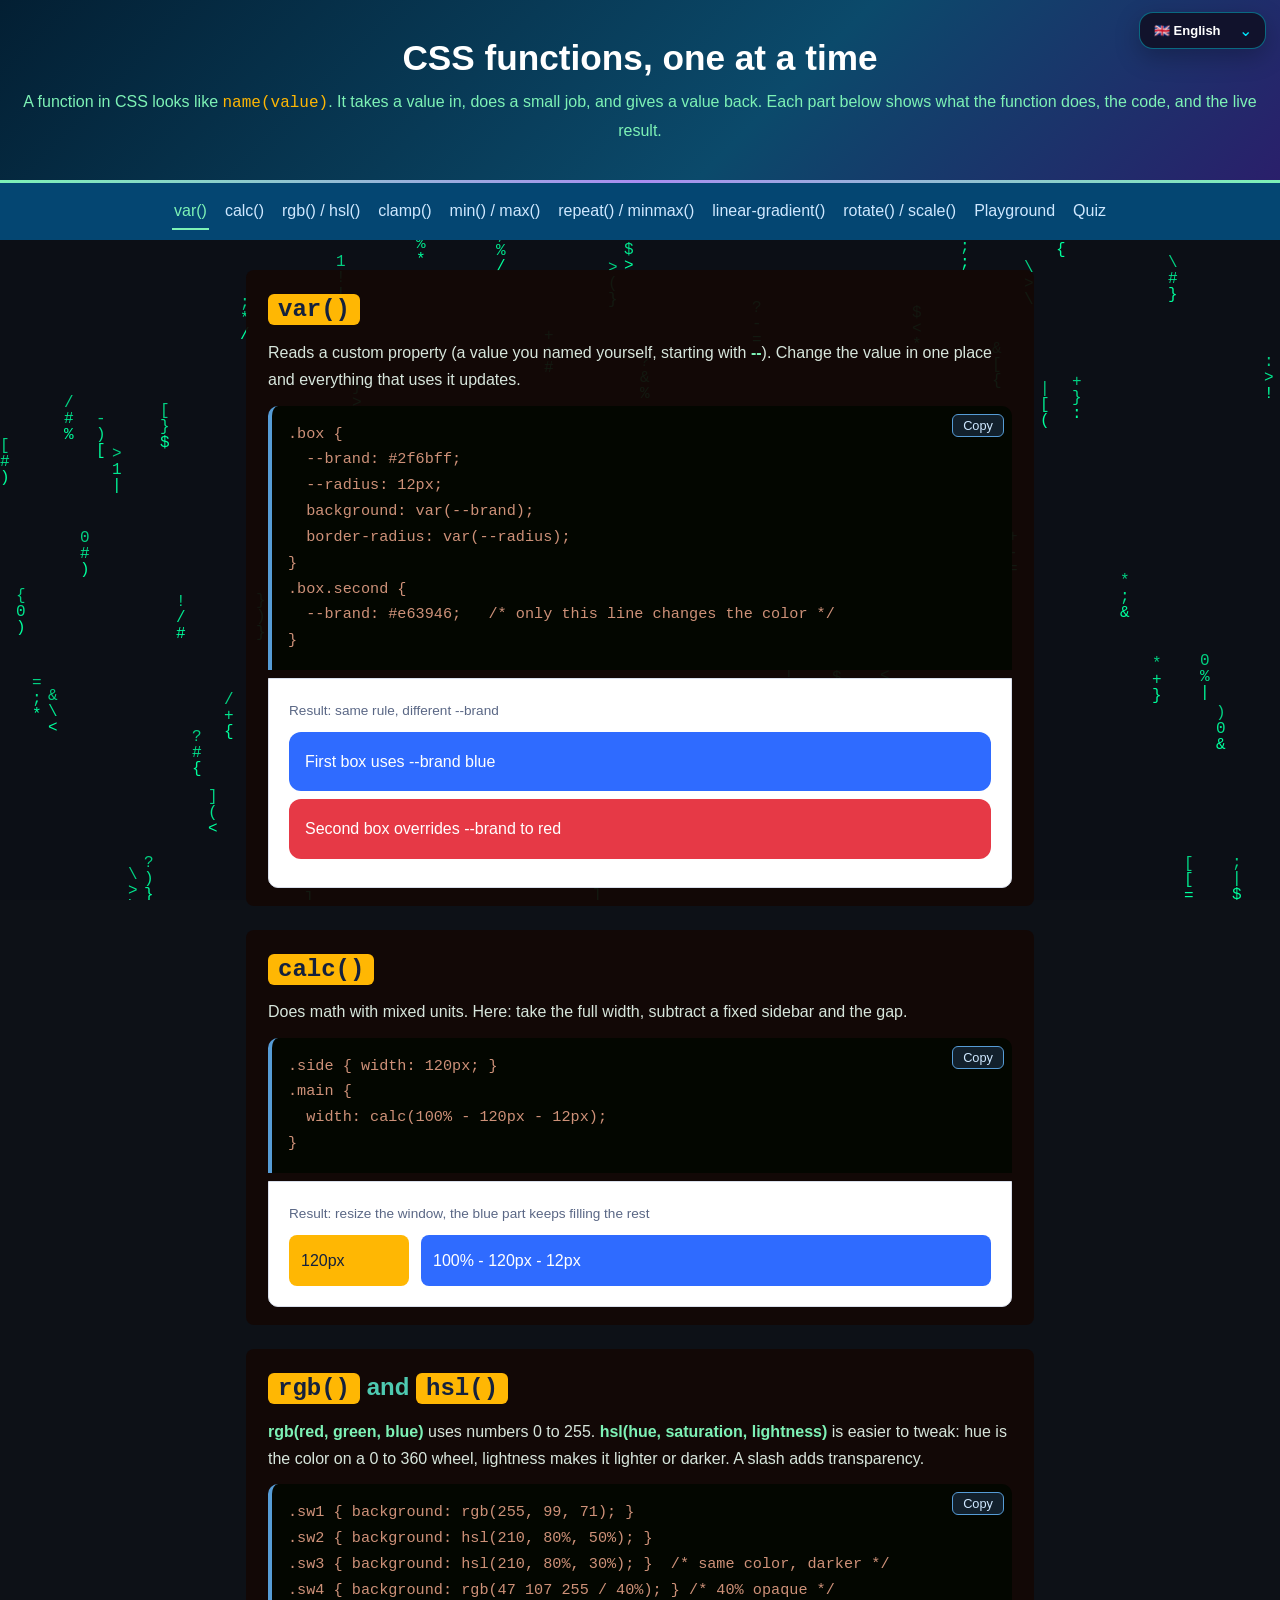
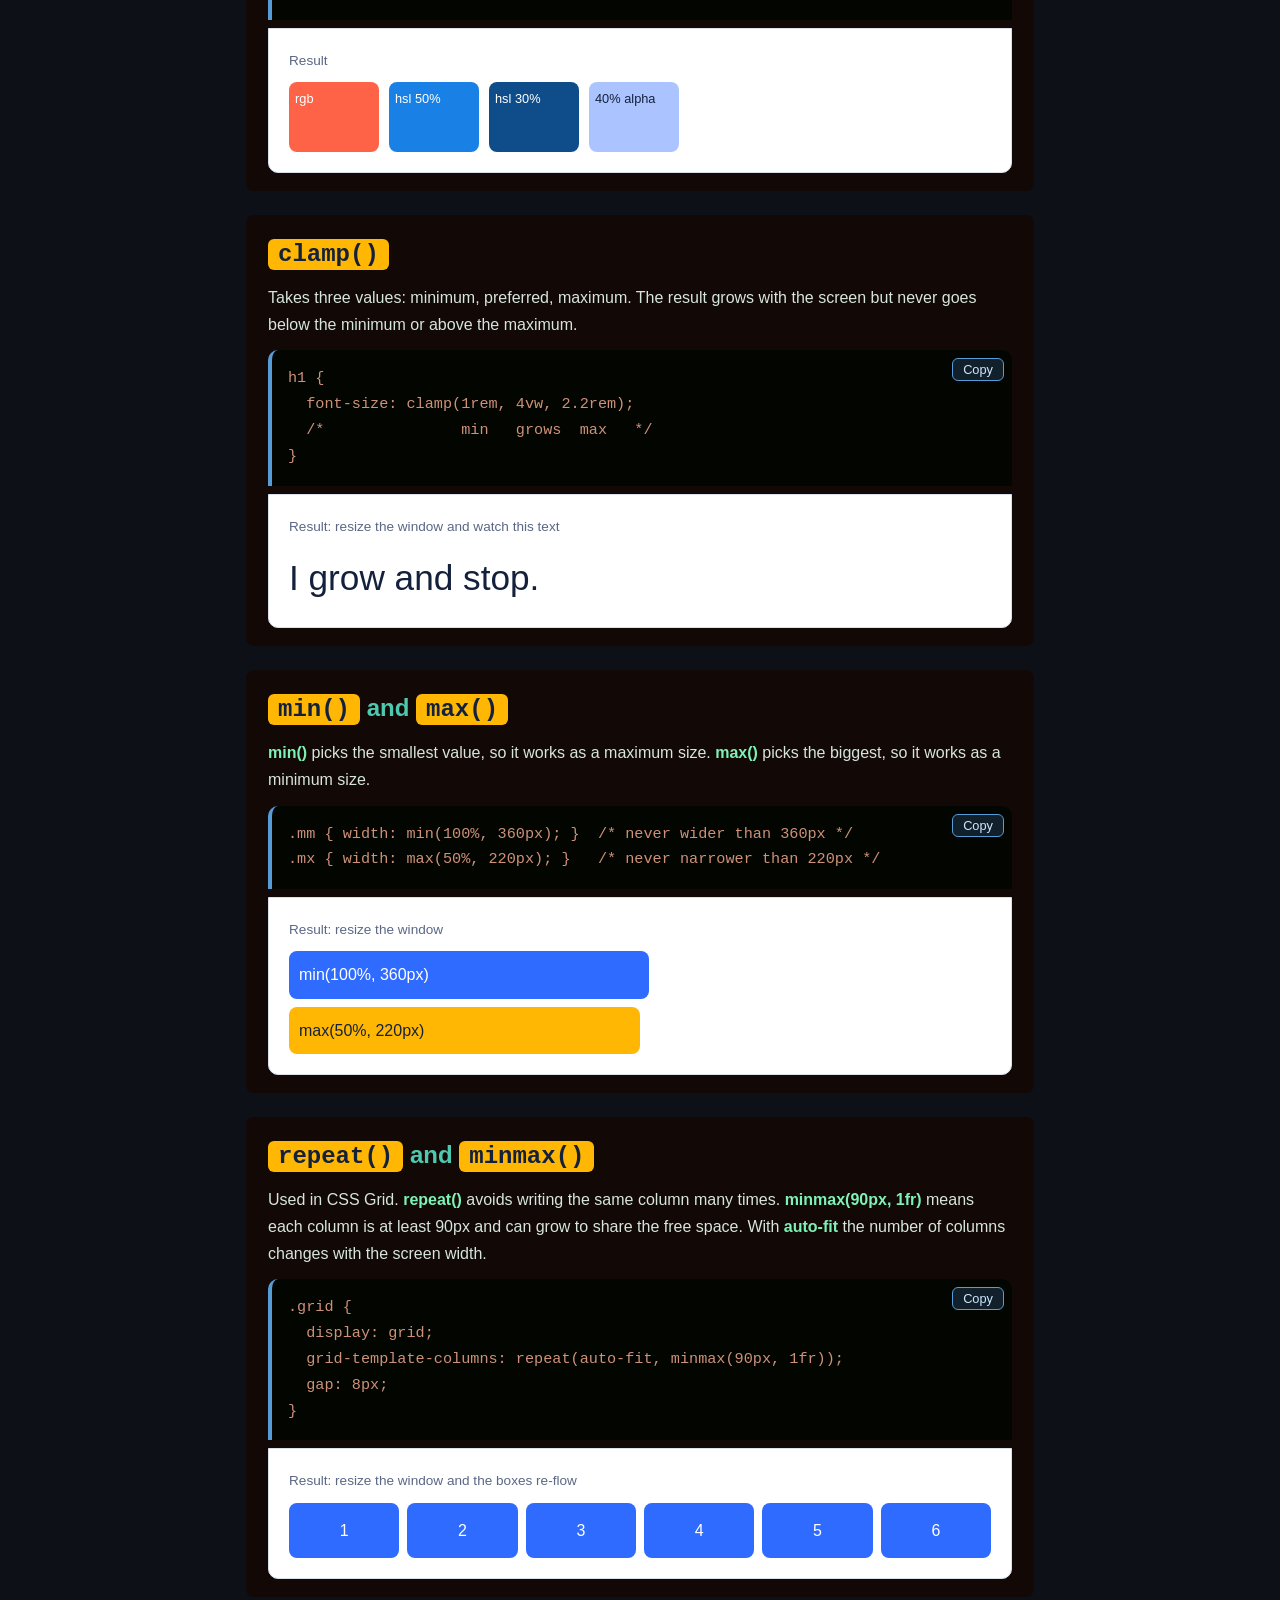
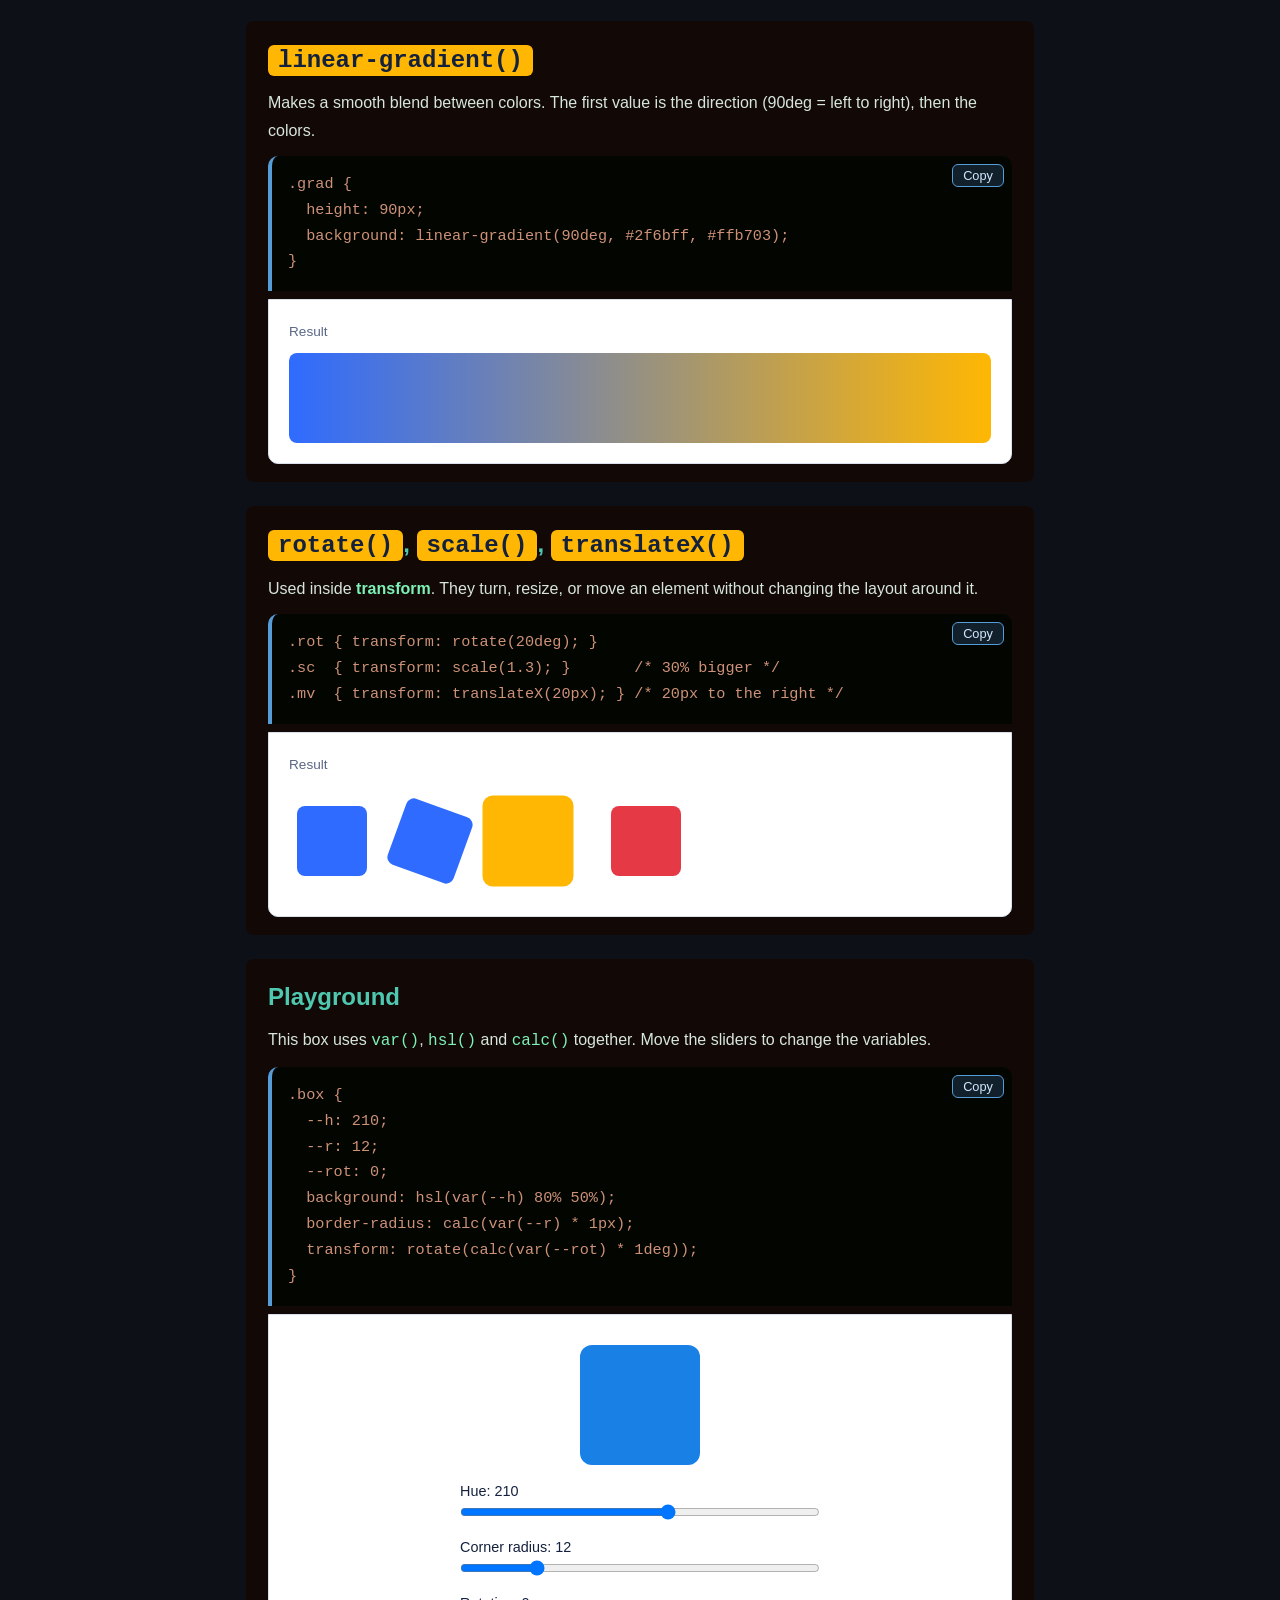
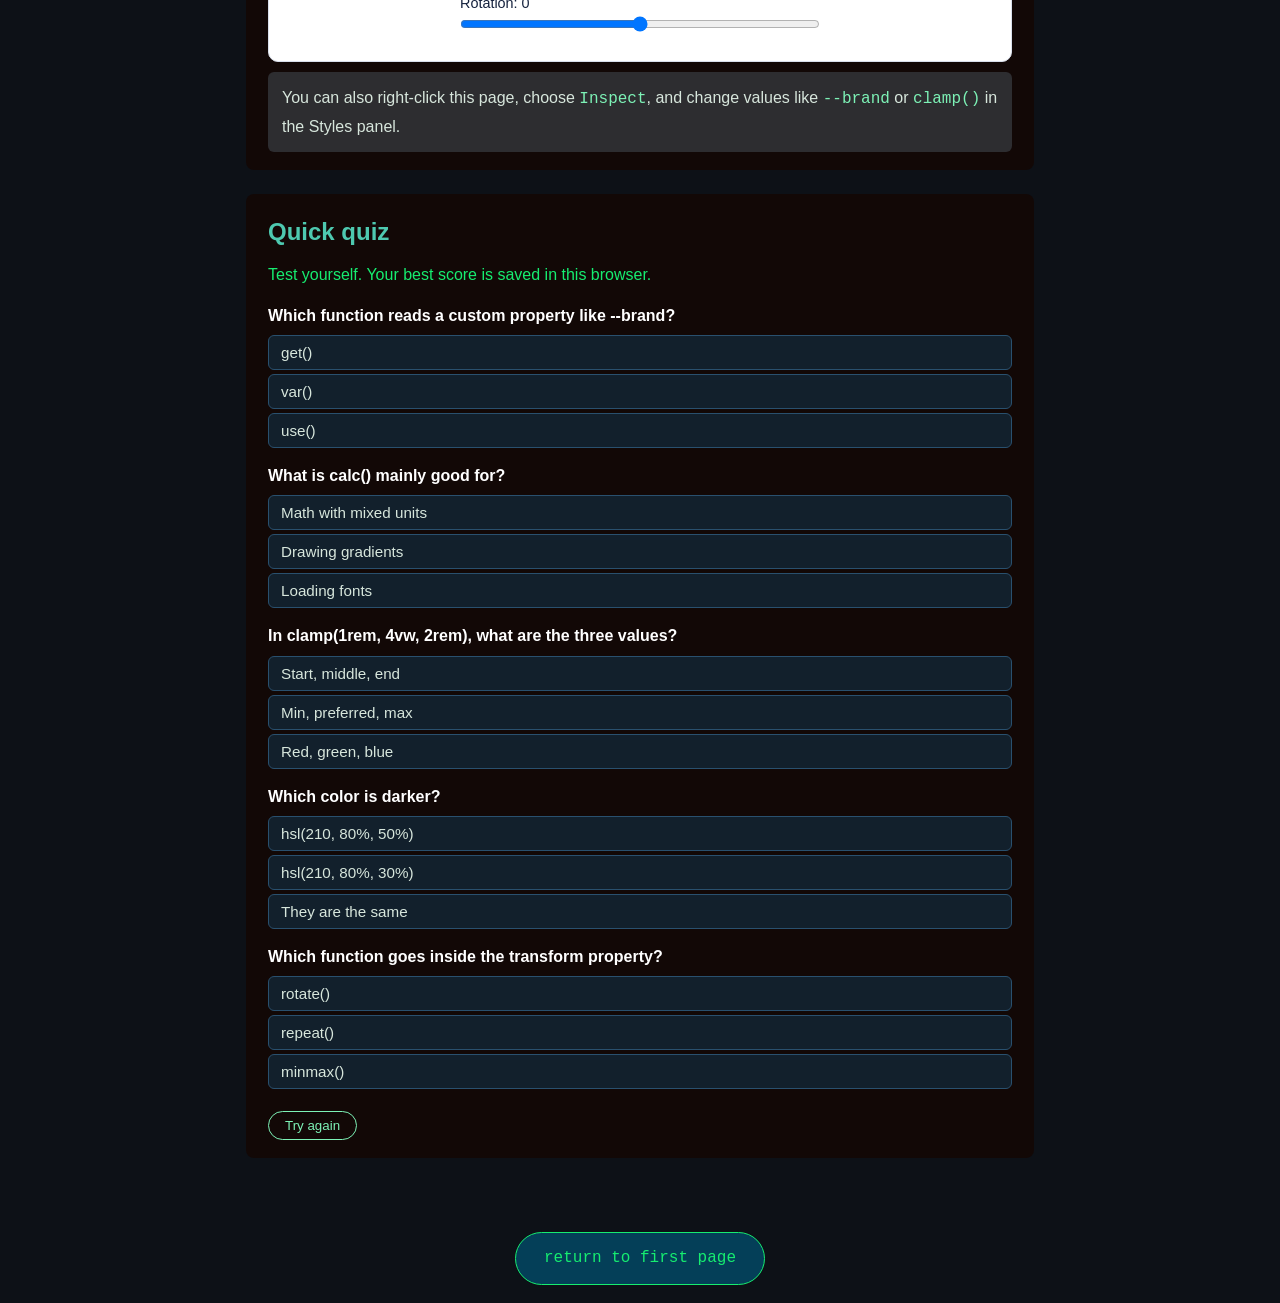
<file: css.html>
<!DOCTYPE html>
<html lang="en">
<head>
  <meta charset="utf-8">
  <meta name="viewport" content="width=device-width, initial-scale=1">
  <title>CSS Functions: explained with live examples</title>
  <!-- Shared variables and layout first, then this page's own styles -->
  <link rel="stylesheet" href="css.css">
  
</head>
<body>
  <!-- MODERN LANGUAGE SELECTOR -->
  <div id="google_language_change">
    <select class="language-select" id="languageSelector" aria-label="Choose website language">
      <option value="en">🇬🇧 English</option>
      <option value="uz">🇺🇿 O'zbek</option>
      <option value="ru">🇷🇺 Русский</option>
    </select>
    <span class="language-arrow">⌄</span>
  </div>

  <!-- GOOGLE TRANSLATE ENGINE -->
  <div id="google_translate_element" style="display:none;"></div>
  <canvas id="code-bg"></canvas>

  <header>
    <h1>CSS functions, one at a time</h1>
    <p>A function in CSS looks like <code>name(value)</code>. It takes a value in, does a small job, and gives a value back. Each part below shows what the function does, the code, and the live result.</p>
  </header>

  <nav id="menu" aria-label="Functions">
    <a href="#var">var()</a>
    <a href="#calc">calc()</a>
    <a href="#color">rgb() / hsl()</a>
    <a href="#clamp">clamp()</a>
    <a href="#minmax">min() / max()</a>
    <a href="#grid">repeat() / minmax()</a>
    <a href="#gradient">linear-gradient()</a>
    <a href="#transform">rotate() / scale()</a>
    <a href="#play">Playground</a>
    <a href="#quiz">Quiz</a>
  </nav>

  <main>

    <section id="var">
      <h2><code>var()</code></h2>
      <p class="what">Reads a custom property (a value you named yourself, starting with <b>--</b>). Change the value in one place and everything that uses it updates.</p>
      <pre><code>.box {
  --brand: #2f6bff;
  --radius: 12px;
  background: var(--brand);
  border-radius: var(--radius);
}
.box.second {
  --brand: #e63946;   /* only this line changes the color */
}</code></pre>
      <div class="demo result">
        <p class="demo-label">Result: same rule, different --brand</p>
        <div class="var-box">First box uses --brand blue</div>
        <div class="var-box second">Second box overrides --brand to red</div>
      </div>
    </section>

    <section id="calc">
      <h2><code>calc()</code></h2>
      <p class="what">Does math with mixed units. Here: take the full width, subtract a fixed sidebar and the gap.</p>
      <pre><code>.side { width: 120px; }
.main {
  width: calc(100% - 120px - 12px);
}</code></pre>
      <div class="demo result">
        <p class="demo-label">Result: resize the window, the blue part keeps filling the rest</p>
        <div class="calc-row">
          <div class="calc-side">120px</div>
          <div class="calc-main">100% - 120px - 12px</div>
        </div>
      </div>
    </section>

    <section id="color">
      <h2><code>rgb()</code> and <code>hsl()</code></h2>
      <p class="what"><b>rgb(red, green, blue)</b> uses numbers 0 to 255. <b>hsl(hue, saturation, lightness)</b> is easier to tweak: hue is the color on a 0 to 360 wheel, lightness makes it lighter or darker. A slash adds transparency.</p>
      <pre><code>.sw1 { background: rgb(255, 99, 71); }
.sw2 { background: hsl(210, 80%, 50%); }
.sw3 { background: hsl(210, 80%, 30%); }  /* same color, darker */
.sw4 { background: rgb(47 107 255 / 40%); } /* 40% opaque */</code></pre>
      <div class="demo result">
        <p class="demo-label">Result</p>
        <div class="swatches">
          <div class="sw sw1">rgb</div>
          <div class="sw sw2">hsl 50%</div>
          <div class="sw sw3">hsl 30%</div>
          <div class="sw sw4">40% alpha</div>
        </div>
      </div>
    </section>

    <section id="clamp">
      <h2><code>clamp()</code></h2>
      <p class="what">Takes three values: minimum, preferred, maximum. The result grows with the screen but never goes below the minimum or above the maximum.</p>
      <pre><code>h1 {
  font-size: clamp(1rem, 4vw, 2.2rem);
  /*               min   grows  max   */
}</code></pre>
      <div class="demo result">
        <p class="demo-label">Result: resize the window and watch this text</p>
        <p class="clamp-text">I grow and stop.</p>
      </div>
    </section>

    <section id="minmax">
      <h2><code>min()</code> and <code>max()</code></h2>
      <p class="what"><b>min()</b> picks the smallest value, so it works as a maximum size. <b>max()</b> picks the biggest, so it works as a minimum size.</p>
      <pre><code>.mm { width: min(100%, 360px); }  /* never wider than 360px */
.mx { width: max(50%, 220px); }   /* never narrower than 220px */</code></pre>
      <div class="demo result">
        <p class="demo-label">Result: resize the window</p>
        <div class="mm">min(100%, 360px)</div>
        <div class="mx">max(50%, 220px)</div>
      </div>
    </section>

    <section id="grid">
      <h2><code>repeat()</code> and <code>minmax()</code></h2>
      <p class="what">Used in CSS Grid. <b>repeat()</b> avoids writing the same column many times. <b>minmax(90px, 1fr)</b> means each column is at least 90px and can grow to share the free space. With <b>auto-fit</b> the number of columns changes with the screen width.</p>
      <pre><code>.grid {
  display: grid;
  grid-template-columns: repeat(auto-fit, minmax(90px, 1fr));
  gap: 8px;
}</code></pre>
      <div class="demo result">
        <p class="demo-label">Result: resize the window and the boxes re-flow</p>
        <div class="grid-demo">
          <div>1</div><div>2</div><div>3</div><div>4</div><div>5</div><div>6</div>
        </div>
      </div>
    </section>

    <section id="gradient">
      <h2><code>linear-gradient()</code></h2>
      <p class="what">Makes a smooth blend between colors. The first value is the direction (90deg = left to right), then the colors.</p>
      <pre><code>.grad {
  height: 90px;
  background: linear-gradient(90deg, #2f6bff, #ffb703);
}</code></pre>
      <div class="demo result">
        <p class="demo-label">Result</p>
        <div class="grad"></div>
      </div>
    </section>

    <section id="transform">
      <h2><code>rotate()</code>, <code>scale()</code>, <code>translateX()</code></h2>
      <p class="what">Used inside <b>transform</b>. They turn, resize, or move an element without changing the layout around it.</p>
      <pre><code>.rot { transform: rotate(20deg); }
.sc  { transform: scale(1.3); }       /* 30% bigger */
.mv  { transform: translateX(20px); } /* 20px to the right */</code></pre>
      <div class="demo result">
        <p class="demo-label">Result</p>
        <div class="tf-row">
          <div class="tf"></div>
          <div class="tf rot"></div>
          <div class="tf sc"></div>
          <div class="tf mv"></div>
        </div>
      </div>
    </section>

    <section id="play">
      <h2>Playground</h2>
      <p class="what">This box uses <code>var()</code>, <code>hsl()</code> and <code>calc()</code> together. Move the sliders to change the variables.</p>
      <pre id="playCode"><code></code></pre>
      <div class="demo result">
        <div class="play-box" id="playBox"></div>
        <div class="sliders">
          <label>Hue: <span id="hOut">210</span>
            <input type="range" id="h" min="0" max="360" value="210"></label>
          <label>Corner radius: <span id="rOut">12</span>
            <input type="range" id="r" min="0" max="60" value="12"></label>
          <label>Rotation: <span id="rotOut">0</span>
            <input type="range" id="rot" min="-90" max="90" value="0"></label>
        </div>
      </div>
      <div class="tip">You can also right-click this page, choose <code>Inspect</code>, and change values like <code>--brand</code> or <code>clamp()</code> in the Styles panel.</div>
    </section>

    <section id="quiz">
      <h2>Quick quiz</h2>
      <p>Test yourself. Your best score is saved in this browser.</p>
      <div id="quizBox"></div>
      <p id="score"></p>
      <button class="reset" id="resetQuiz" type="button">Try again</button>
    </section>

  </main>

  
  <script>
    const canvas = document.getElementById('code-bg');
    const ctx = canvas.getContext('2d');
    const symbols = '{}[]()<>/\\;:=+-*&|!?#$%01'.split('');
    const size = 16;
    let drops = [];

    function resize() {
      canvas.width = window.innerWidth;
      canvas.height = window.innerHeight;
      const columns = Math.floor(canvas.width / size);
      drops = Array.from({ length: columns }, () => Math.random() * canvas.height / size);
    }
    resize();
    window.addEventListener('resize', resize);

    function draw() {
      // Полупрозрачный фон создаёт эффект "шлейфа"
      ctx.fillStyle = 'rgba(13, 17, 23, 0.1)';
      ctx.fillRect(0, 0, canvas.width, canvas.height);

      ctx.fillStyle = '#00ff9c';
      ctx.font = size + 'px monospace';

      drops.forEach((y, i) => {
        const char = symbols[Math.floor(Math.random() * symbols.length)];
        ctx.fillText(char, i * size, y * size);

        if (y * size > canvas.height && Math.random() > 0.975) {
          drops[i] = 0;
        }
        drops[i]++;
      });
    }

    setInterval(draw, 50);
  </script>

  <div class="back-wrap">
    <a class="back-link" href="index.html">return to first page</a>
  </div>

  <script>
    /* Playground: sliders change the CSS variables */
    const box = document.getElementById('playBox'), codeEl = document.querySelector('#playCode code');
    function updatePlay() {
      ['h', 'r', 'rot'].forEach(id => {
        const v = document.getElementById(id).value;
        box.style.setProperty('--' + id, v);
        document.getElementById(id + 'Out').textContent = v;
      });
      const h = document.getElementById('h').value, r = document.getElementById('r').value, rot = document.getElementById('rot').value;
      codeEl.textContent =
'.box {\n  --h: ' + h + ';\n  --r: ' + r + ';\n  --rot: ' + rot + ';\n' +
'  background: hsl(var(--h) 80% 50%);\n  border-radius: calc(var(--r) * 1px);\n  transform: rotate(calc(var(--rot) * 1deg));\n}';
    }
    ['h', 'r', 'rot'].forEach(id => document.getElementById(id).addEventListener('input', updatePlay));
    updatePlay();

    /* Copy buttons */
    document.querySelectorAll('pre').forEach(pre => {
      const wrap = document.createElement('div'); wrap.className = 'codebox';
      pre.parentNode.insertBefore(wrap, pre); wrap.appendChild(pre);
      const b = document.createElement('button'); b.className = 'copy'; b.type = 'button'; b.textContent = 'Copy';
      b.addEventListener('click', async () => {
        try { await navigator.clipboard.writeText(pre.innerText); b.textContent = 'Copied'; }
        catch (e) { b.textContent = 'Press Ctrl+C'; }
        setTimeout(() => b.textContent = 'Copy', 1500);
      });
      wrap.appendChild(b);
    });

    /* Highlight current section in the menu */
    const links = [...document.querySelectorAll('#menu a')];
    const io = new IntersectionObserver(entries => {
      entries.forEach(e => {
        if (e.isIntersecting) {
          links.forEach(a => a.classList.toggle('active', a.getAttribute('href') === '#' + e.target.id));
        }
      });
    }, { rootMargin: '-30% 0px -60% 0px' });
    document.querySelectorAll('main section').forEach(s => io.observe(s));

    /* Quiz */
    const QUESTIONS = [
      { q: 'Which function reads a custom property like --brand?', o: ['get()', 'var()', 'use()'], a: 1 },
      { q: 'What is calc() mainly good for?', o: ['Math with mixed units', 'Drawing gradients', 'Loading fonts'], a: 0 },
      { q: 'In clamp(1rem, 4vw, 2rem), what are the three values?', o: ['Start, middle, end', 'Min, preferred, max', 'Red, green, blue'], a: 1 },
      { q: 'Which color is darker?', o: ['hsl(210, 80%, 50%)', 'hsl(210, 80%, 30%)', 'They are the same'], a: 1 },
      { q: 'Which function goes inside the transform property?', o: ['rotate()', 'repeat()', 'minmax()'], a: 0 }
    ];
    let done = 0, correct = 0;
    const qbox = document.getElementById('quizBox'), scoreEl = document.getElementById('score');
    function safeGet(k) { try { return localStorage.getItem(k); } catch (e) { return null; } }
    function safeSet(k, v) { try { localStorage.setItem(k, v); } catch (e) {} }
    function renderQuiz() {
      qbox.innerHTML = ''; done = 0; correct = 0;
      const best = safeGet('cssfn_best');
      scoreEl.textContent = best ? ('Best score: ' + best + ' / ' + QUESTIONS.length) : '';
      QUESTIONS.forEach(item => {
        const d = document.createElement('div'); d.className = 'q';
        const h = document.createElement('h3'); h.textContent = item.q; d.appendChild(h);
        item.o.forEach((text, i) => {
          const b = document.createElement('button'); b.type = 'button'; b.className = 'opt'; b.textContent = text;
          b.addEventListener('click', () => {
            const all = d.querySelectorAll('.opt'); all.forEach(x => x.disabled = true);
            all[item.a].classList.add('right');
            if (i === item.a) correct++; else b.classList.add('wrong');
            if (++done === QUESTIONS.length) {
              const prev = parseInt(safeGet('cssfn_best') || '0', 10);
              if (correct > prev) safeSet('cssfn_best', String(correct));
              scoreEl.textContent = 'Your score: ' + correct + ' / ' + QUESTIONS.length;
            }
          });
          d.appendChild(b);
        });
        qbox.appendChild(d);
      });
    }
    document.getElementById('resetQuiz').addEventListener('click', renderQuiz);
    renderQuiz();
  </script>

  <!-- LANGUAGE TRANSLATION SYSTEM -->
  <script>
    let pendingLanguage = null;

    function googleTranslateElementInit() {
      new google.translate.TranslateElement(
        { pageLanguage: 'en', includedLanguages: 'en,uz,ru', autoDisplay: false },
        'google_translate_element'
      );
      if (pendingLanguage) { setTimeout(() => changeWebsiteLanguage(pendingLanguage), 300); }
    }

    function changeWebsiteLanguage(language) {
      const translateSelect = document.querySelector('.goog-te-combo');
      if (!translateSelect) { pendingLanguage = language; return; }
      translateSelect.value = language;
      translateSelect.dispatchEvent(new Event('change', { bubbles: true }));
      pendingLanguage = null;
    }

    document.addEventListener('DOMContentLoaded', function () {
      const selector = document.getElementById('languageSelector');
      selector.addEventListener('change', function () {
        changeWebsiteLanguage(this.value);
        try { localStorage.setItem('azizbek_language', this.value); } catch (e) {}
      });
      let saved = null;
      try { saved = localStorage.getItem('azizbek_language'); } catch (e) {}
      if (saved && ['en', 'uz', 'ru'].includes(saved)) {
        selector.value = saved;
        pendingLanguage = saved;
      }
    });
  </script>

  <!-- GOOGLE TRANSLATE SCRIPT -->
  <script src="https://translate.google.com/translate_a/element.js?cb=googleTranslateElementInit"></script>
</body>
</html>
</file>
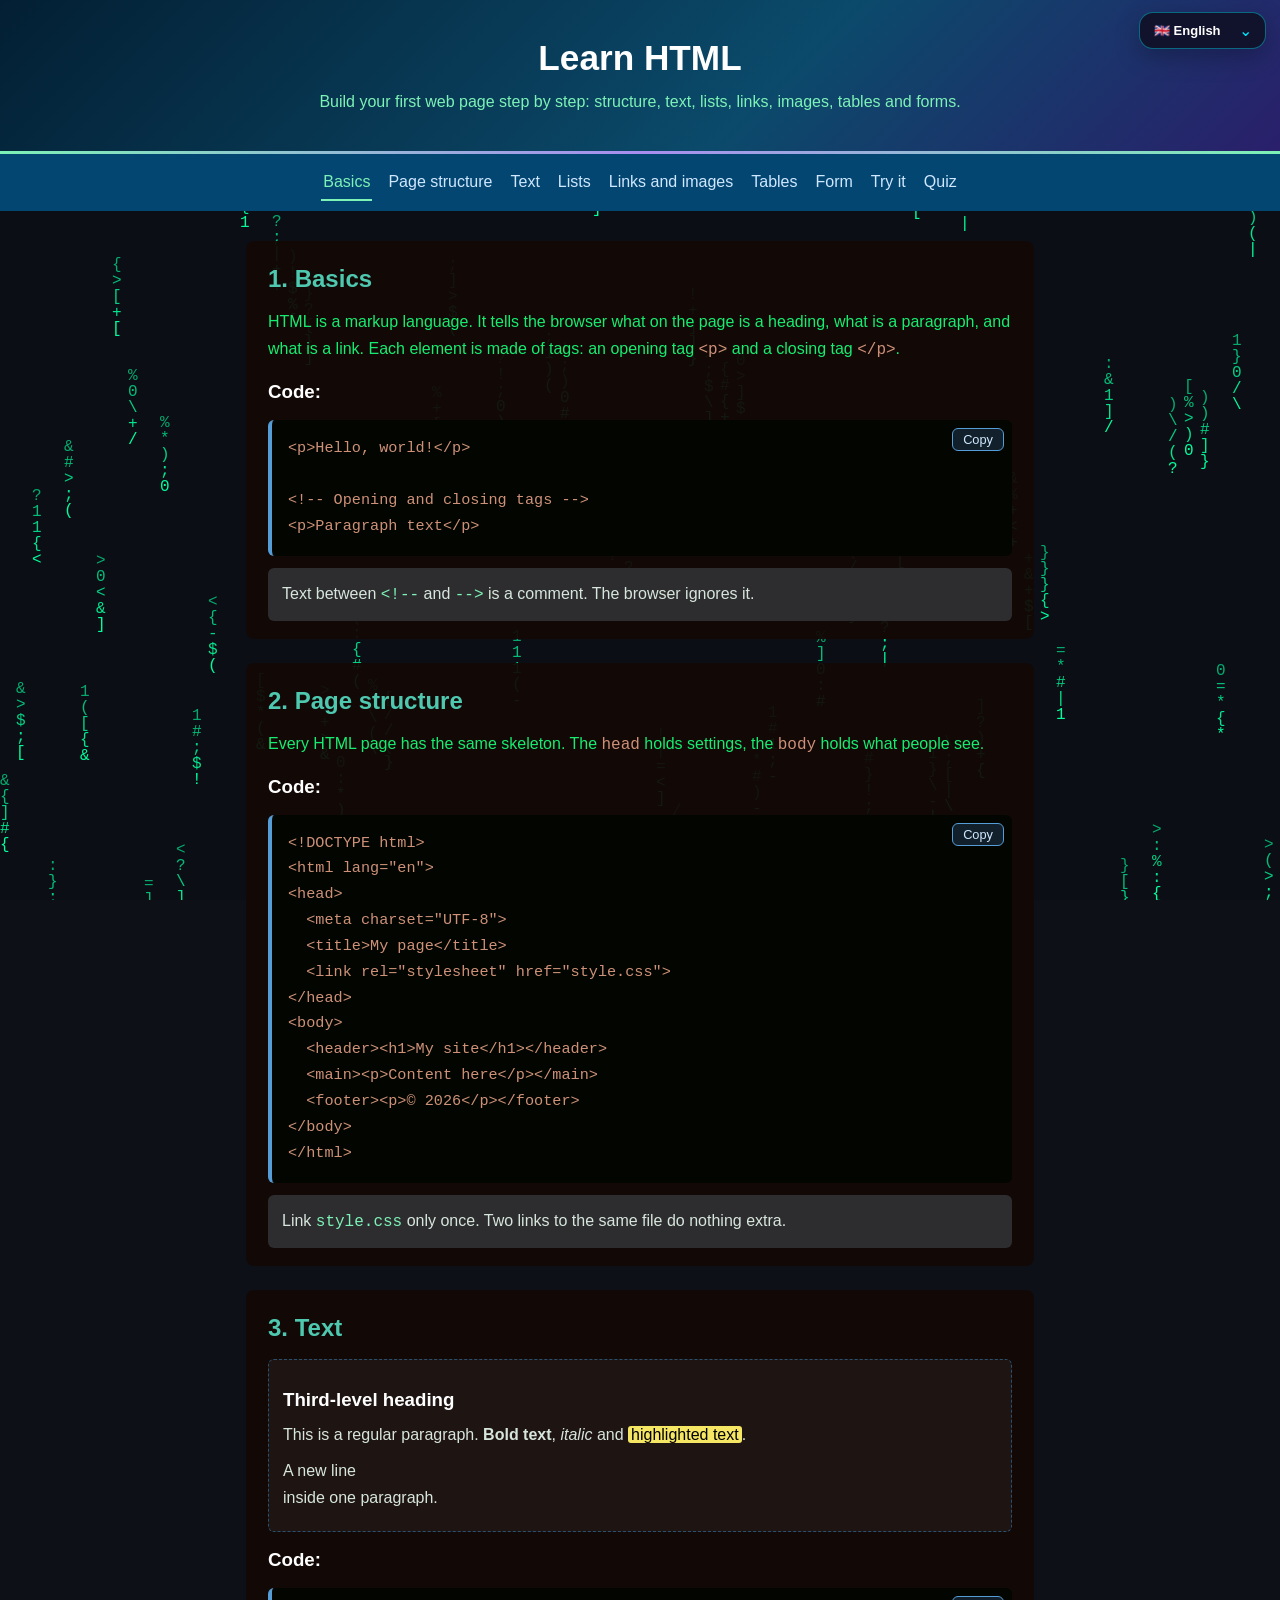
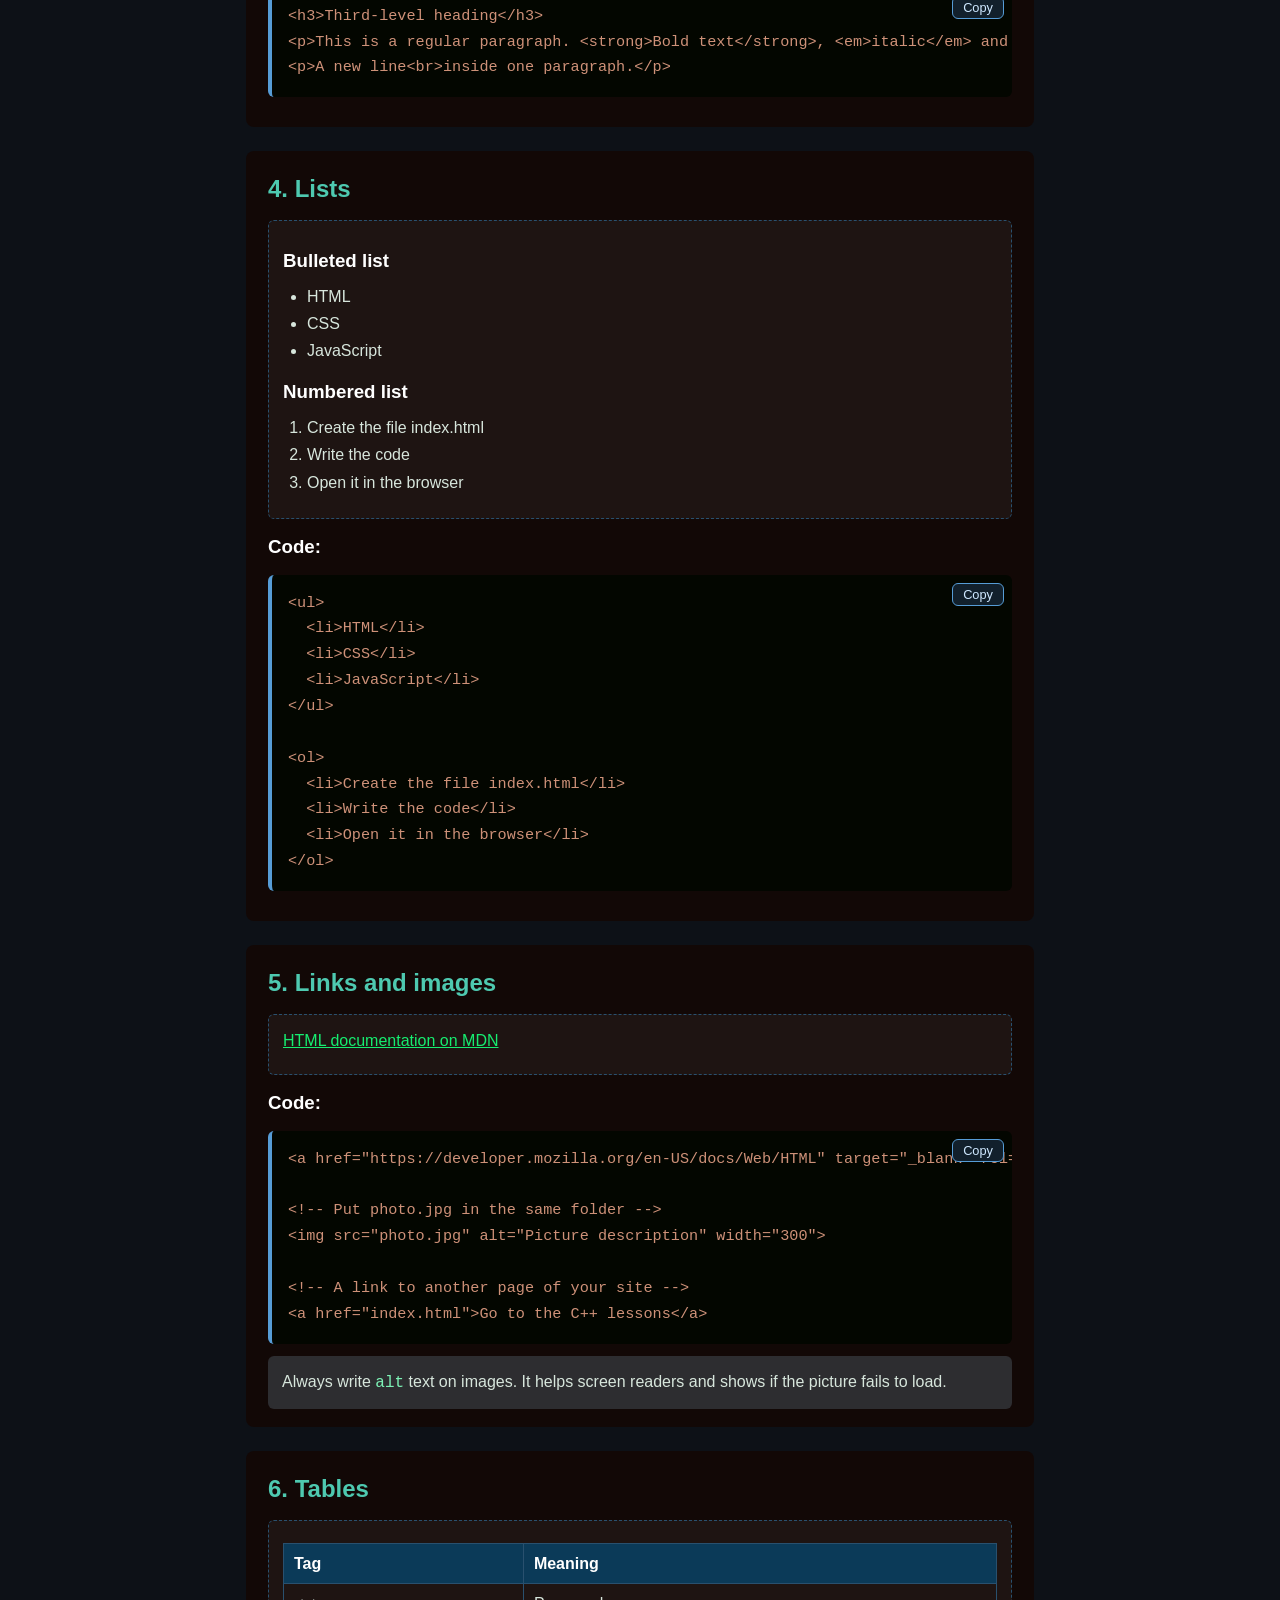
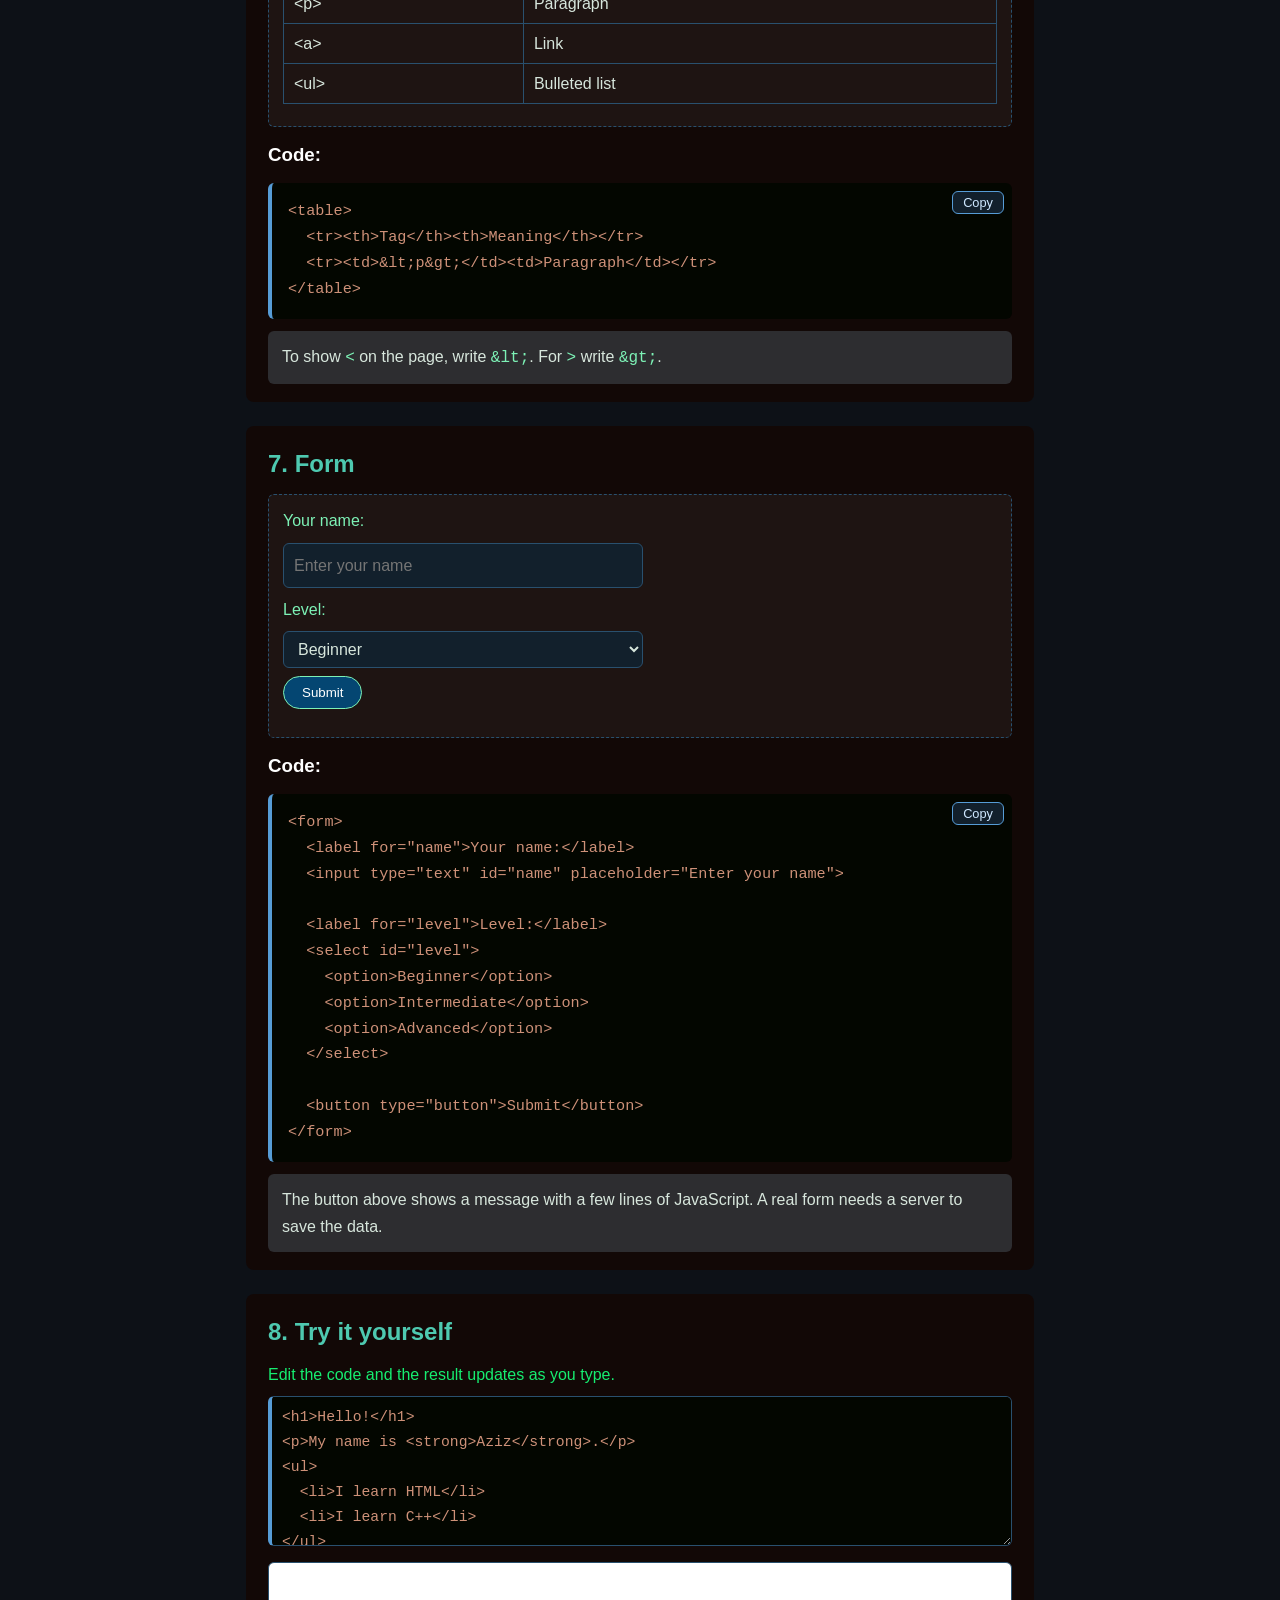
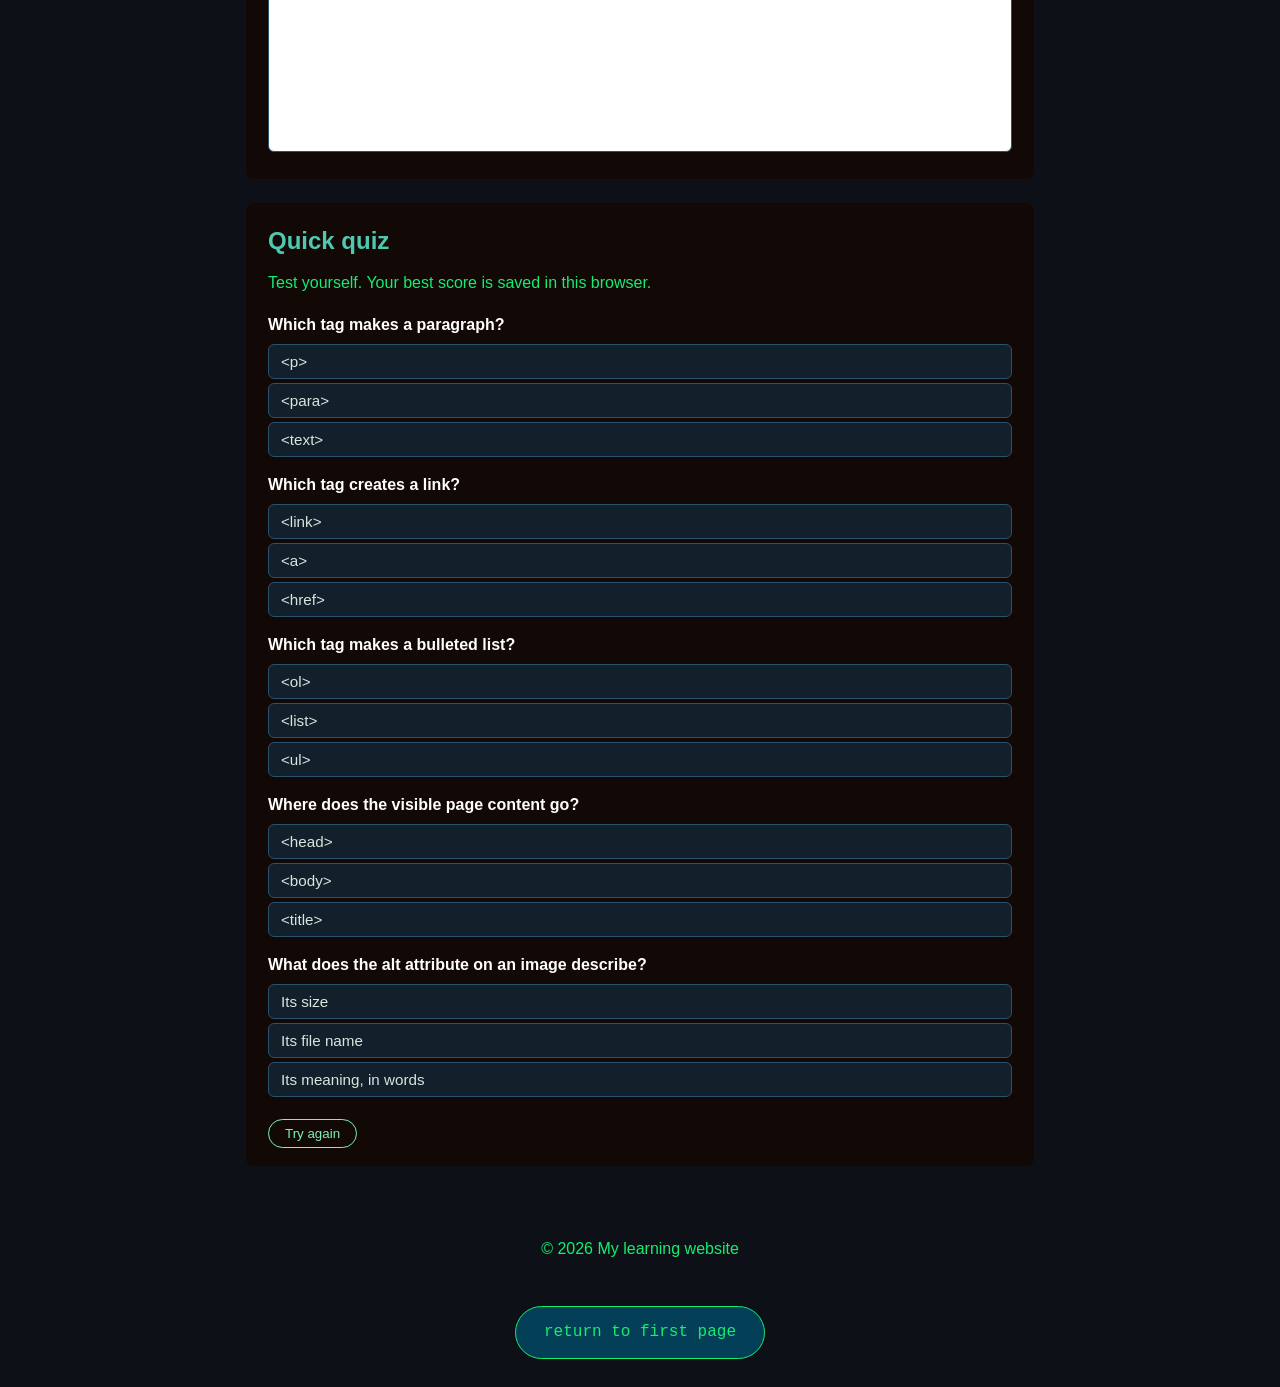
<file: html.html>
<!DOCTYPE html>
<html lang="en">
<head>
  <meta charset="UTF-8">
  <meta name="viewport" content="width=device-width, initial-scale=1.0">
  <title>Learn HTML</title>
  <!-- One shared stylesheet: same variables as the C++ page -->
  <link rel="stylesheet" href="for.css">
</head>
<body>
  <!-- MODERN LANGUAGE SELECTOR -->
  <div id="google_language_change">
    <select class="language-select" id="languageSelector" aria-label="Choose website language">
      <option value="en">🇬🇧 English</option>
      <option value="uz">🇺🇿 O'zbek</option>
      <option value="ru">🇷🇺 Русский</option>
    </select>
    <span class="language-arrow">⌄</span>
  </div>
 
  <!-- GOOGLE TRANSLATE ENGINE -->
  <div id="google_translate_element" style="display:none;"></div>
  <canvas id="code-bg"></canvas>
 
  <header>
    <h1>Learn HTML</h1>
    <p>Build your first web page step by step: structure, text, lists, links, images, tables and forms.</p>
  </header>
 
  <nav id="menu">
    <a href="#basics">Basics</a>
    <a href="#structure">Page structure</a>
    <a href="#text">Text</a>
    <a href="#lists">Lists</a>
    <a href="#links">Links and images</a>
    <a href="#tables">Tables</a>
    <a href="#form">Form</a>
    <a href="#try">Try it</a>
    <a href="#quiz">Quiz</a>
  </nav>
 
  <main>
 
    <section id="basics">
      <h2>1. Basics</h2>
      <p>HTML is a markup language. It tells the browser what on the page is a heading, what is a paragraph, and what is a link. Each element is made of tags: an opening tag <code>&lt;p&gt;</code> and a closing tag <code>&lt;/p&gt;</code>.</p>
      <h3>Code:</h3>
      <pre><code>&lt;p&gt;Hello, world!&lt;/p&gt;
 
&lt;!-- Opening and closing tags --&gt;
&lt;p&gt;Paragraph text&lt;/p&gt;</code></pre>
      <div class="tip">Text between <code>&lt;!--</code> and <code>--&gt;</code> is a comment. The browser ignores it.</div>
    </section>
 
    <section id="structure">
      <h2>2. Page structure</h2>
      <p>Every HTML page has the same skeleton. The <code>head</code> holds settings, the <code>body</code> holds what people see.</p>
      <h3>Code:</h3>
      <pre><code>&lt;!DOCTYPE html&gt;
&lt;html lang="en"&gt;
&lt;head&gt;
  &lt;meta charset="UTF-8"&gt;
  &lt;title&gt;My page&lt;/title&gt;
  &lt;link rel="stylesheet" href="style.css"&gt;
&lt;/head&gt;
&lt;body&gt;
  &lt;header&gt;&lt;h1&gt;My site&lt;/h1&gt;&lt;/header&gt;
  &lt;main&gt;&lt;p&gt;Content here&lt;/p&gt;&lt;/main&gt;
  &lt;footer&gt;&lt;p&gt;© 2026&lt;/p&gt;&lt;/footer&gt;
&lt;/body&gt;
&lt;/html&gt;</code></pre>
      <div class="tip">Link <code>style.css</code> only once. Two links to the same file do nothing extra.</div>
    </section>
 
    <section id="text">
      <h2>3. Text</h2>
      <div class="demo">
        <h3>Third-level heading</h3>
        <p>This is a regular paragraph. <strong>Bold text</strong>, <em>italic</em> and <mark>highlighted text</mark>.</p>
        <p>A new line<br>inside one paragraph.</p>
      </div>
      <h3>Code:</h3>
      <pre><code>&lt;h3&gt;Third-level heading&lt;/h3&gt;
&lt;p&gt;This is a regular paragraph. &lt;strong&gt;Bold text&lt;/strong&gt;, &lt;em&gt;italic&lt;/em&gt; and &lt;mark&gt;highlighted text&lt;/mark&gt;.&lt;/p&gt;
&lt;p&gt;A new line&lt;br&gt;inside one paragraph.&lt;/p&gt;</code></pre>
    </section>
 
    <section id="lists">
      <h2>4. Lists</h2>
      <div class="demo">
        <h3>Bulleted list</h3>
        <ul>
          <li>HTML</li>
          <li>CSS</li>
          <li>JavaScript</li>
        </ul>
        <h3>Numbered list</h3>
        <ol>
          <li>Create the file index.html</li>
          <li>Write the code</li>
          <li>Open it in the browser</li>
        </ol>
      </div>
      <h3>Code:</h3>
      <pre><code>&lt;ul&gt;
  &lt;li&gt;HTML&lt;/li&gt;
  &lt;li&gt;CSS&lt;/li&gt;
  &lt;li&gt;JavaScript&lt;/li&gt;
&lt;/ul&gt;
 
&lt;ol&gt;
  &lt;li&gt;Create the file index.html&lt;/li&gt;
  &lt;li&gt;Write the code&lt;/li&gt;
  &lt;li&gt;Open it in the browser&lt;/li&gt;
&lt;/ol&gt;</code></pre>
    </section>
 
    <section id="links">
      <h2>5. Links and images</h2>
      <div class="demo">
        <p><a href="https://developer.mozilla.org/en-US/docs/Web/HTML" target="_blank" rel="noopener">HTML documentation on MDN</a></p>
      </div>
      <h3>Code:</h3>
      <pre><code>&lt;a href="https://developer.mozilla.org/en-US/docs/Web/HTML" target="_blank" rel="noopener"&gt;HTML documentation on MDN&lt;/a&gt;
 
&lt;!-- Put photo.jpg in the same folder --&gt;
&lt;img src="photo.jpg" alt="Picture description" width="300"&gt;
 
&lt;!-- A link to another page of your site --&gt;
&lt;a href="index.html"&gt;Go to the C++ lessons&lt;/a&gt;</code></pre>
      <div class="tip">Always write <code>alt</code> text on images. It helps screen readers and shows if the picture fails to load.</div>
    </section>
 
    <section id="tables">
      <h2>6. Tables</h2>
      <div class="demo">
        <table>
          <tr><th>Tag</th><th>Meaning</th></tr>
          <tr><td>&lt;p&gt;</td><td>Paragraph</td></tr>
          <tr><td>&lt;a&gt;</td><td>Link</td></tr>
          <tr><td>&lt;ul&gt;</td><td>Bulleted list</td></tr>
        </table>
      </div>
      <h3>Code:</h3>
      <pre><code>&lt;table&gt;
  &lt;tr&gt;&lt;th&gt;Tag&lt;/th&gt;&lt;th&gt;Meaning&lt;/th&gt;&lt;/tr&gt;
  &lt;tr&gt;&lt;td&gt;&amp;lt;p&amp;gt;&lt;/td&gt;&lt;td&gt;Paragraph&lt;/td&gt;&lt;/tr&gt;
&lt;/table&gt;</code></pre>
      <div class="tip">To show <code>&lt;</code> on the page, write <code>&amp;lt;</code>. For <code>&gt;</code> write <code>&amp;gt;</code>.</div>
    </section>
 
    <section id="form">
      <h2>7. Form</h2>
      <div class="demo">
        <form id="demoForm">
          <label for="name">Your name:</label>
          <input type="text" id="name" placeholder="Enter your name">
 
          <label for="level">Level:</label>
          <select id="level" class="field">
            <option>Beginner</option>
            <option>Intermediate</option>
            <option>Advanced</option>
          </select>
 
          <button type="button" class="btn" id="demoBtn">Submit</button>
          <p id="formMsg" aria-live="polite"></p>
        </form>
      </div>
      <h3>Code:</h3>
      <pre><code>&lt;form&gt;
  &lt;label for="name"&gt;Your name:&lt;/label&gt;
  &lt;input type="text" id="name" placeholder="Enter your name"&gt;
 
  &lt;label for="level"&gt;Level:&lt;/label&gt;
  &lt;select id="level"&gt;
    &lt;option&gt;Beginner&lt;/option&gt;
    &lt;option&gt;Intermediate&lt;/option&gt;
    &lt;option&gt;Advanced&lt;/option&gt;
  &lt;/select&gt;
 
  &lt;button type="button"&gt;Submit&lt;/button&gt;
&lt;/form&gt;</code></pre>
      <div class="tip">The button above shows a message with a few lines of JavaScript. A real form needs a server to save the data.</div>
    </section>
 
    <section id="try">
      <h2>8. Try it yourself</h2>
      <p>Edit the code and the result updates as you type.</p>
      <textarea id="editor" spellcheck="false" aria-label="HTML code editor">&lt;h1&gt;Hello!&lt;/h1&gt;
&lt;p&gt;My name is &lt;strong&gt;Aziz&lt;/strong&gt;.&lt;/p&gt;
&lt;ul&gt;
  &lt;li&gt;I learn HTML&lt;/li&gt;
  &lt;li&gt;I learn C++&lt;/li&gt;
&lt;/ul&gt;</textarea>
      <iframe id="preview" title="Result preview" sandbox></iframe>
    </section>
 
    <section id="quiz">
      <h2>Quick quiz</h2>
      <p>Test yourself. Your best score is saved in this browser.</p>
      <div id="quizBox"></div>
      <p id="score"></p>
      <button class="reset" id="resetQuiz" type="button">Try again</button>
    </section>
 
  </main>
 
  <footer>
    <p>© 2026 My learning website</p>
  </footer>
 
  <div class="back-wrap">
    <a class="back-link" href="index.html">return to first page</a>
  </div>
 
  <script>
    const canvas = document.getElementById('code-bg');
    const ctx = canvas.getContext('2d');
    const symbols = '{}[]()<>/\\;:=+-*&|!?#$%01'.split('');
    const size = 16;
    let drops = [];
 
    function resize() {
      canvas.width = window.innerWidth;
      canvas.height = window.innerHeight;
      const columns = Math.floor(canvas.width / size);
      drops = Array.from({ length: columns }, () => Math.random() * canvas.height / size);
    }
    resize();
    window.addEventListener('resize', resize);
 
    function draw() {
      // The semi-transparent background creates the "trail" effect
      ctx.fillStyle = 'rgba(13, 17, 23, 0.1)';
      ctx.fillRect(0, 0, canvas.width, canvas.height);
 
      ctx.fillStyle = '#00ff9c';
      ctx.font = size + 'px monospace';
 
      drops.forEach((y, i) => {
        const char = symbols[Math.floor(Math.random() * symbols.length)];
        ctx.fillText(char, i * size, y * size);
 
        if (y * size > canvas.height && Math.random() > 0.975) {
          drops[i] = 0;
        }
        drops[i]++;
      });
    }
 
    setInterval(draw, 50);
  </script>
 
  <script>
    /* Copy buttons */
    document.querySelectorAll('pre').forEach(pre => {
      const wrap = document.createElement('div'); wrap.className = 'codebox';
      pre.parentNode.insertBefore(wrap, pre); wrap.appendChild(pre);
      const b = document.createElement('button'); b.className = 'copy'; b.type = 'button'; b.textContent = 'Copy';
      b.addEventListener('click', async () => {
        try { await navigator.clipboard.writeText(pre.innerText); b.textContent = 'Copied'; }
        catch (e) { b.textContent = 'Press Ctrl+C'; }
        setTimeout(() => b.textContent = 'Copy', 1500);
      });
      wrap.appendChild(b);
    });
 
    /* Highlight current section in the menu */
    const links = [...document.querySelectorAll('#menu a')];
    const io = new IntersectionObserver(entries => {
      entries.forEach(e => {
        if (e.isIntersecting) {
          links.forEach(a => a.classList.toggle('active', a.getAttribute('href') === '#' + e.target.id));
        }
      });
    }, { rootMargin: '-30% 0px -60% 0px' });
    document.querySelectorAll('main section').forEach(s => io.observe(s));
 
    /* Form demo */
    document.getElementById('demoBtn').addEventListener('click', () => {
      const n = document.getElementById('name').value.trim();
      const l = document.getElementById('level').value;
      document.getElementById('formMsg').textContent =
        n ? 'Hello, ' + n + '! Your level: ' + l + '.' : 'Please enter your name first.';
    });
 
    /* Live editor */
    const editor = document.getElementById('editor'), preview = document.getElementById('preview');
    function updatePreview() {
      preview.srcdoc = '<body style="font-family:Arial,sans-serif;padding:8px">' + editor.value + '</body>';
    }
    editor.addEventListener('input', updatePreview);
    updatePreview();
 
    /* Quiz */
    const QUESTIONS = [
      { q: 'Which tag makes a paragraph?', o: ['<p>', '<para>', '<text>'], a: 0 },
      { q: 'Which tag creates a link?', o: ['<link>', '<a>', '<href>'], a: 1 },
      { q: 'Which tag makes a bulleted list?', o: ['<ol>', '<list>', '<ul>'], a: 2 },
      { q: 'Where does the visible page content go?', o: ['<head>', '<body>', '<title>'], a: 1 },
      { q: 'What does the alt attribute on an image describe?', o: ['Its size', 'Its file name', 'Its meaning, in words'], a: 2 }
    ];
    let done = 0, correct = 0;
    const box = document.getElementById('quizBox'), scoreEl = document.getElementById('score');
    function safeGet(k) { try { return localStorage.getItem(k); } catch (e) { return null; } }
    function safeSet(k, v) { try { localStorage.setItem(k, v); } catch (e) {} }
    function renderQuiz() {
      box.innerHTML = ''; done = 0; correct = 0;
      const best = safeGet('html_best');
      scoreEl.textContent = best ? ('Best score: ' + best + ' / ' + QUESTIONS.length) : '';
      QUESTIONS.forEach(item => {
        const d = document.createElement('div'); d.className = 'q';
        const h = document.createElement('h3'); h.textContent = item.q; d.appendChild(h);
        item.o.forEach((text, i) => {
          const b = document.createElement('button'); b.type = 'button'; b.className = 'opt'; b.textContent = text;
          b.addEventListener('click', () => {
            const all = d.querySelectorAll('.opt'); all.forEach(x => x.disabled = true);
            all[item.a].classList.add('right');
            if (i === item.a) correct++; else b.classList.add('wrong');
            if (++done === QUESTIONS.length) {
              const prev = parseInt(safeGet('html_best') || '0', 10);
              if (correct > prev) safeSet('html_best', String(correct));
              scoreEl.textContent = 'Your score: ' + correct + ' / ' + QUESTIONS.length;
            }
          });
          d.appendChild(b);
        });
        box.appendChild(d);
      });
    }
    document.getElementById('resetQuiz').addEventListener('click', renderQuiz);
    renderQuiz();
  </script>
 
  <!-- LANGUAGE TRANSLATION SYSTEM -->
  <script>
    let pendingLanguage = null;
 
    function googleTranslateElementInit() {
      new google.translate.TranslateElement(
        { pageLanguage: 'en', includedLanguages: 'en,uz,ru', autoDisplay: false },
        'google_translate_element'
      );
      if (pendingLanguage) { setTimeout(() => changeWebsiteLanguage(pendingLanguage), 300); }
    }
 
    function changeWebsiteLanguage(language) {
      const translateSelect = document.querySelector('.goog-te-combo');
      if (!translateSelect) { pendingLanguage = language; return; }
      translateSelect.value = language;
      translateSelect.dispatchEvent(new Event('change', { bubbles: true }));
      pendingLanguage = null;
    }
 
    document.addEventListener('DOMContentLoaded', function () {
      const selector = document.getElementById('languageSelector');
      selector.addEventListener('change', function () {
        changeWebsiteLanguage(this.value);
        try { localStorage.setItem('azizbek_language', this.value); } catch (e) {}
      });
      let saved = null;
      try { saved = localStorage.getItem('azizbek_language'); } catch (e) {}
      if (saved && ['en', 'uz', 'ru'].includes(saved)) {
        selector.value = saved;
        pendingLanguage = saved;
      }
    });
  </script>
 
  <!-- GOOGLE TRANSLATE SCRIPT -->
  <script src="https://translate.google.com/translate_a/element.js?cb=googleTranslateElementInit"></script>
</body>
</html>
</file>
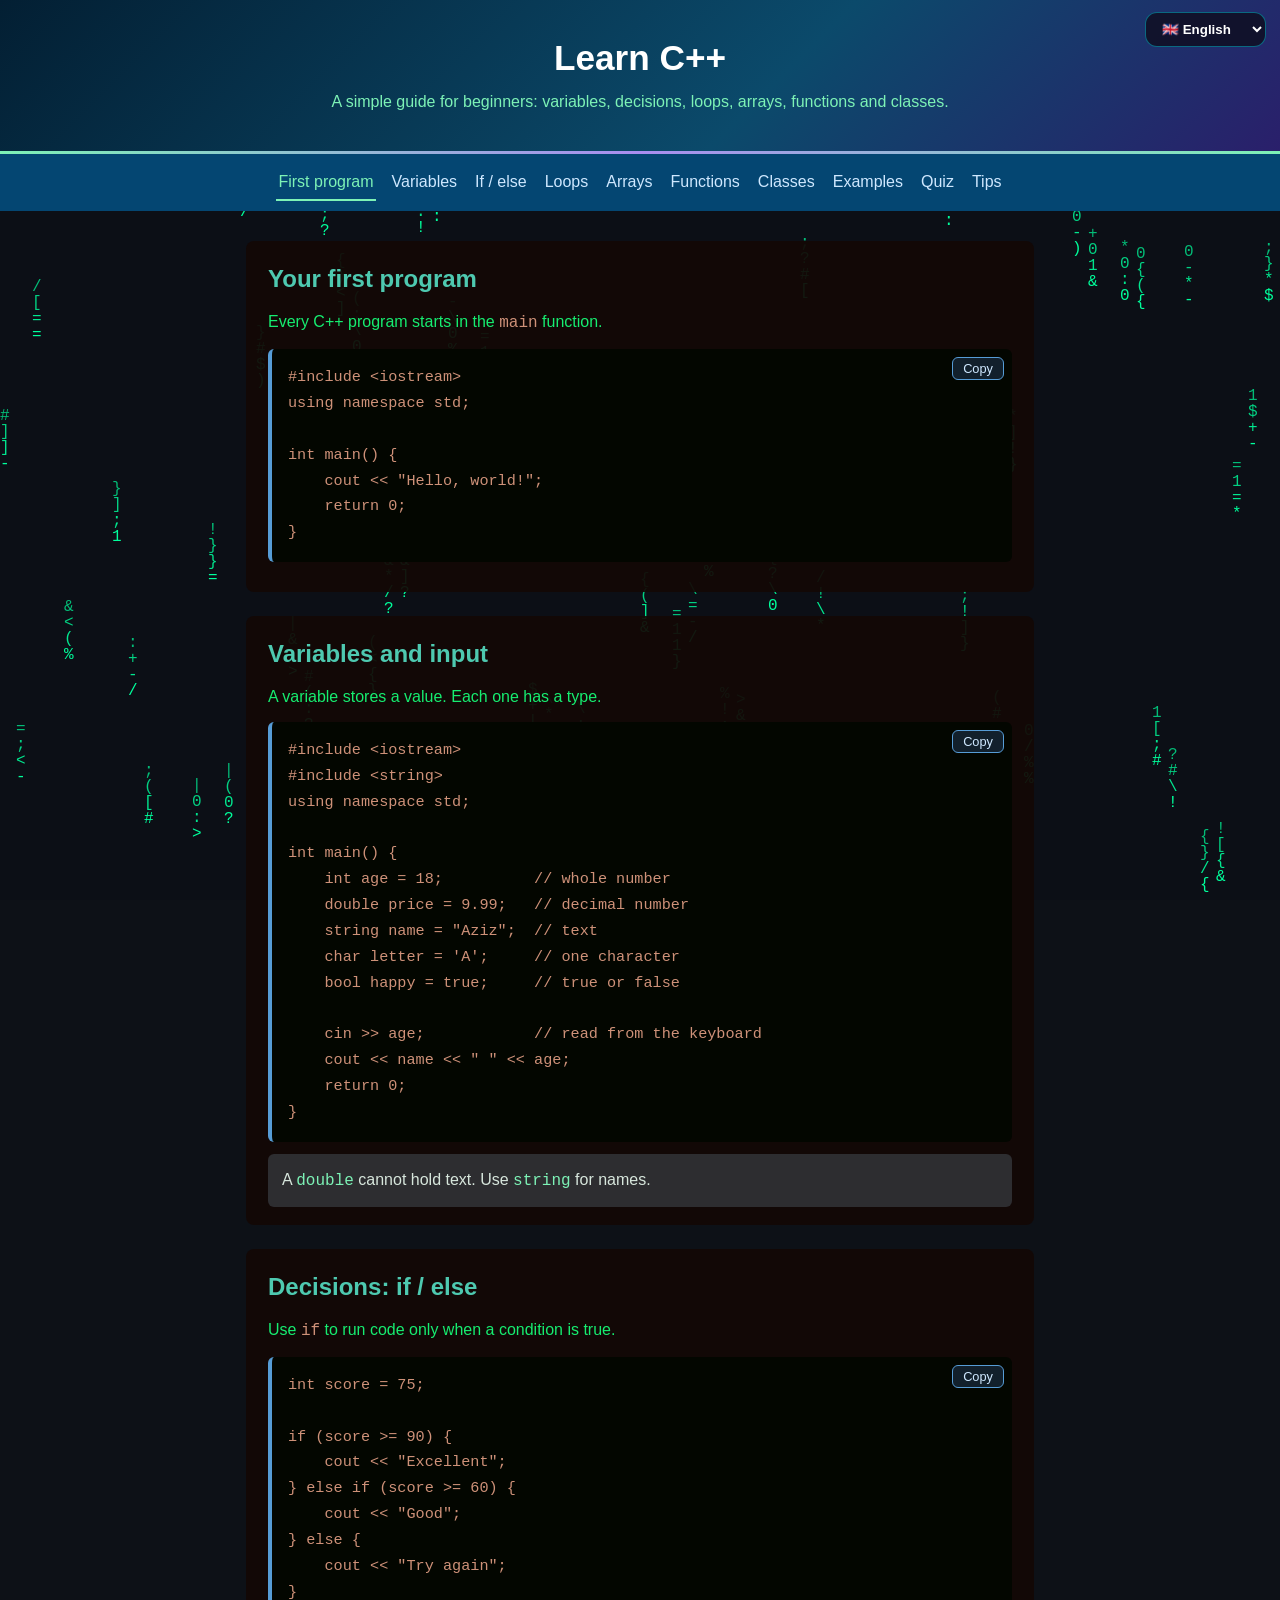
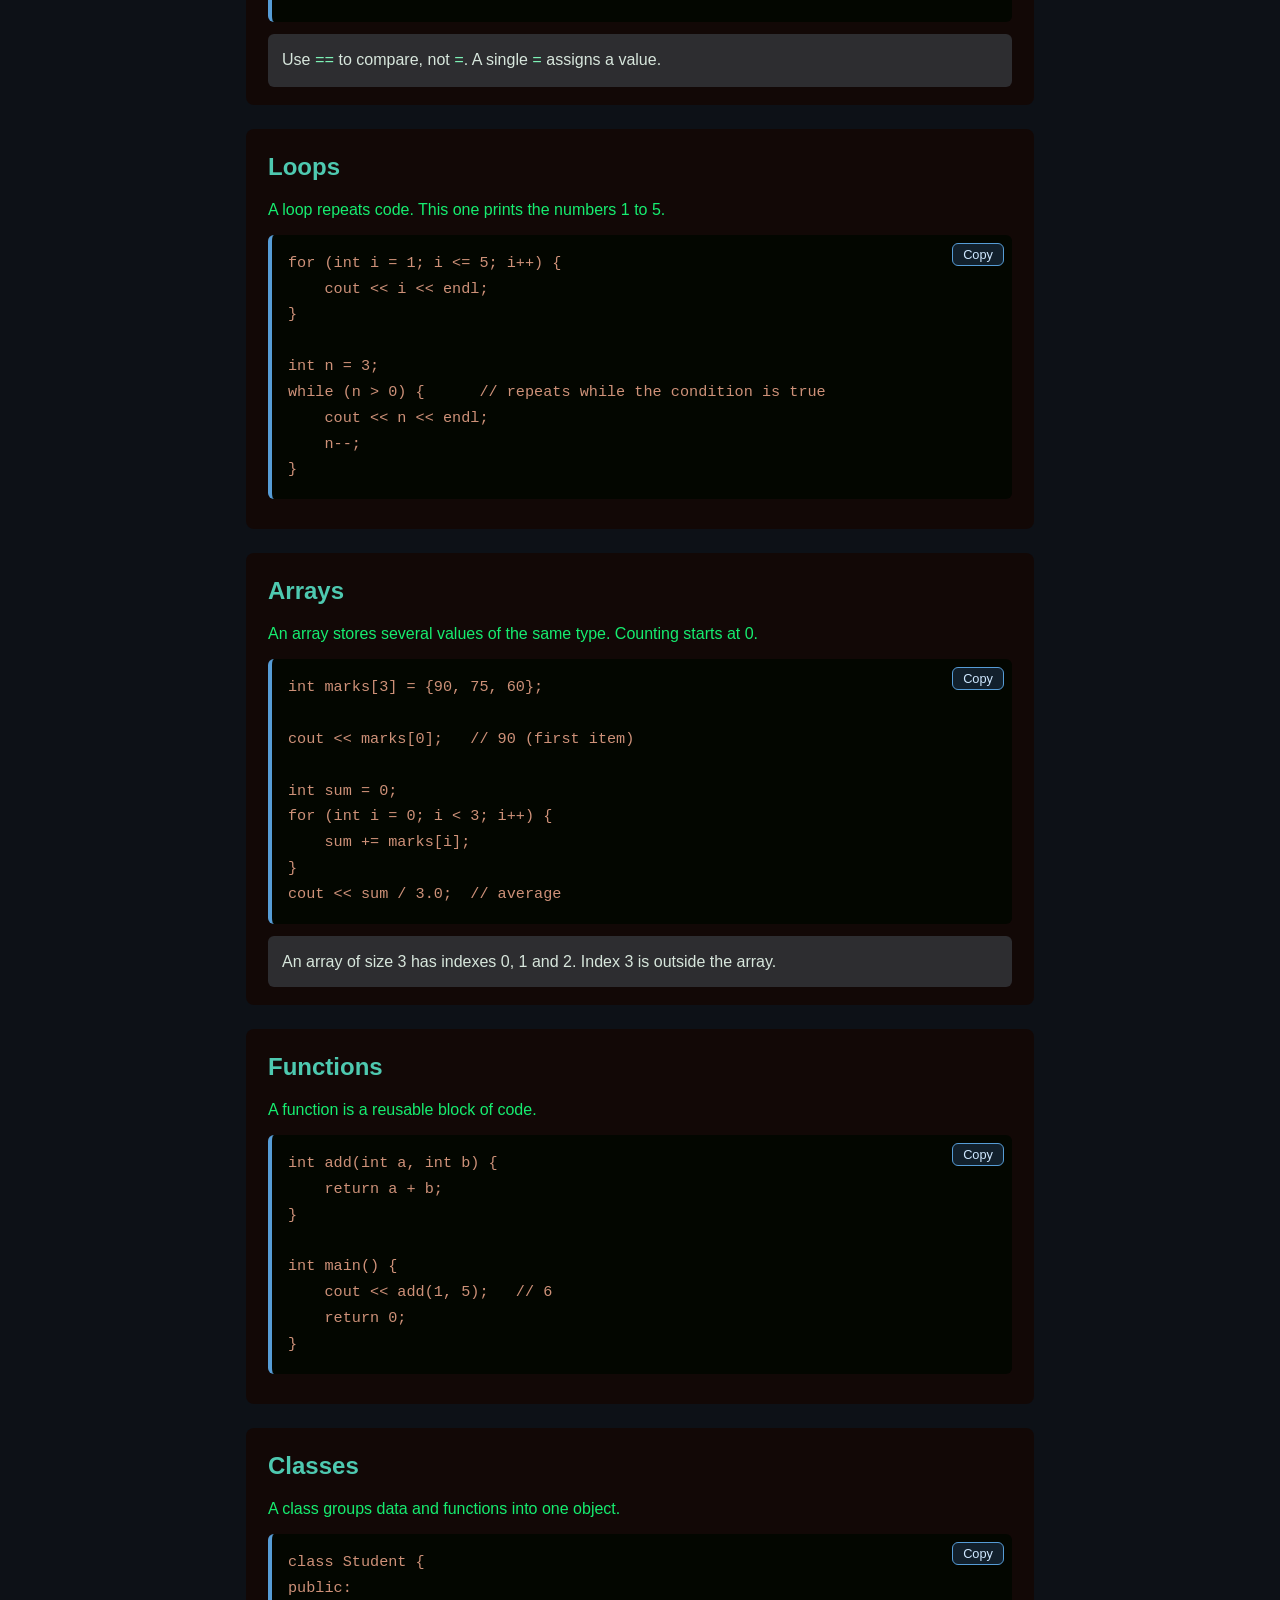
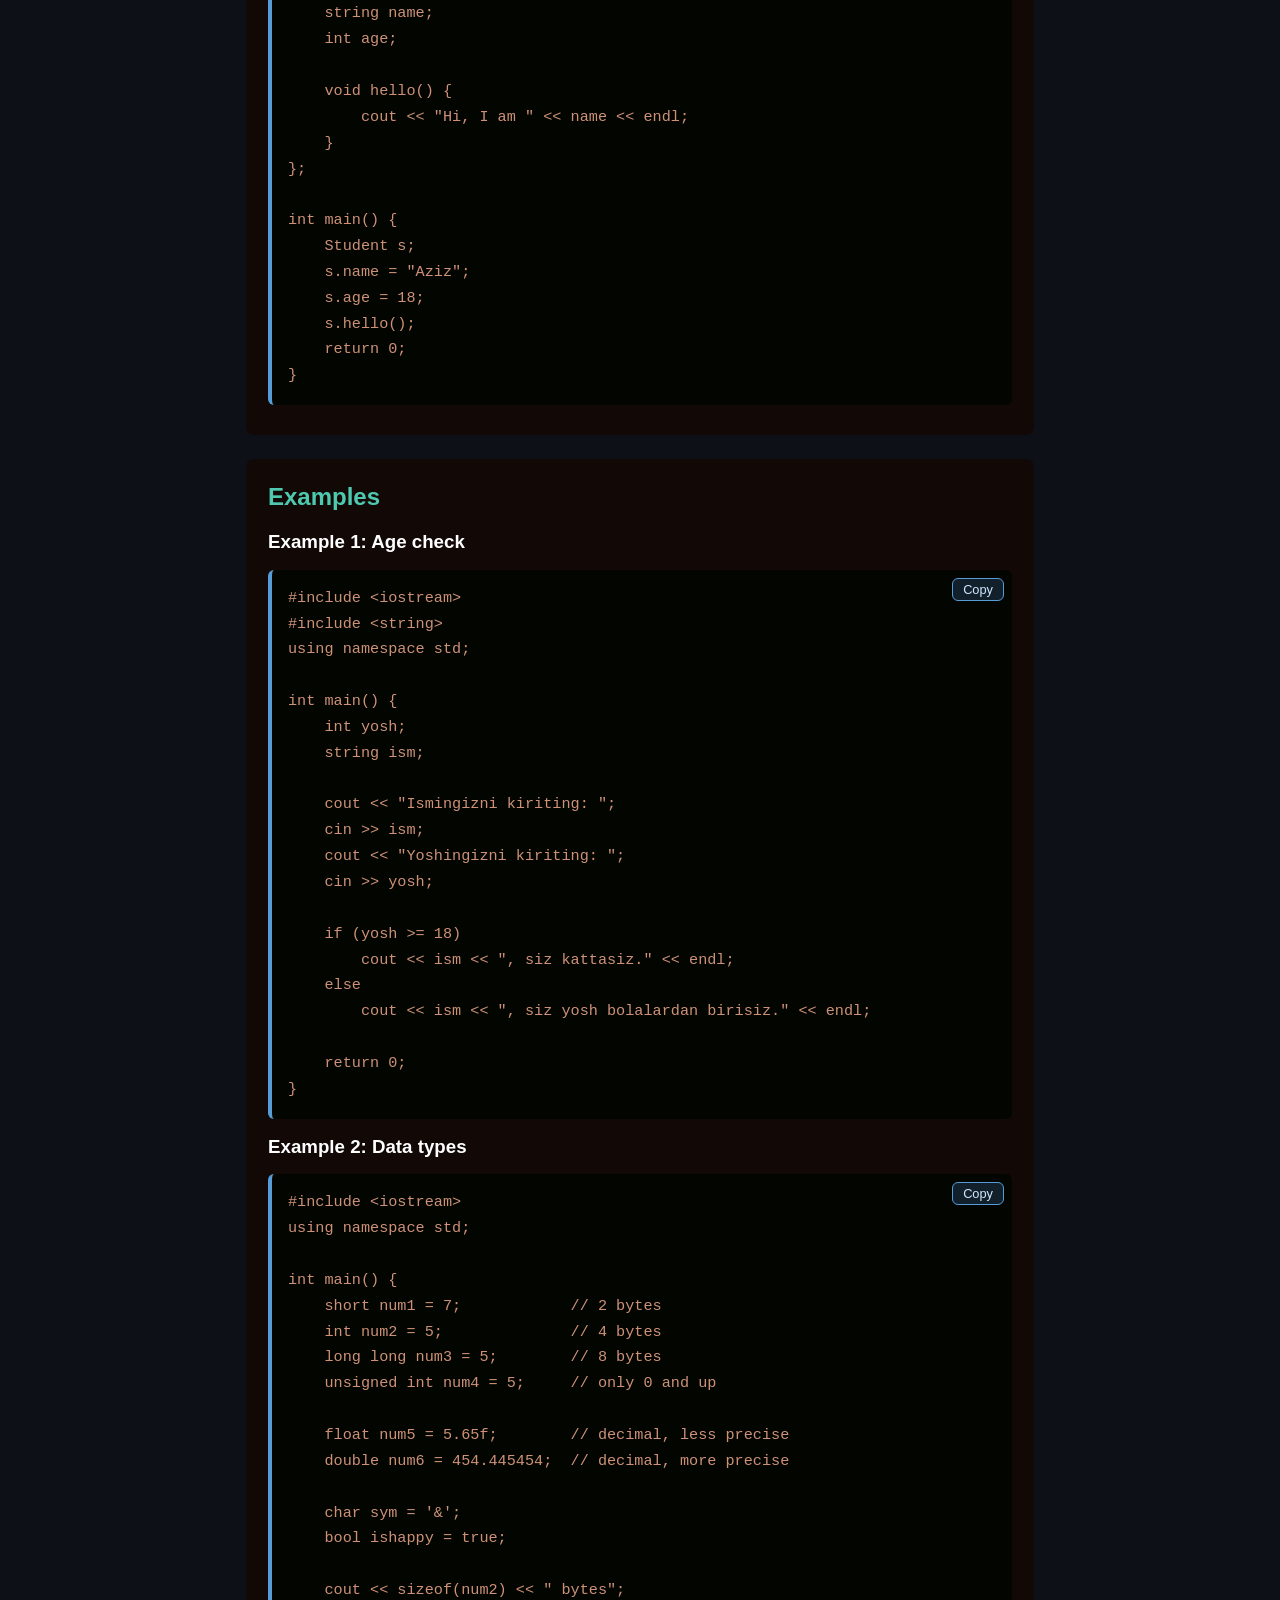
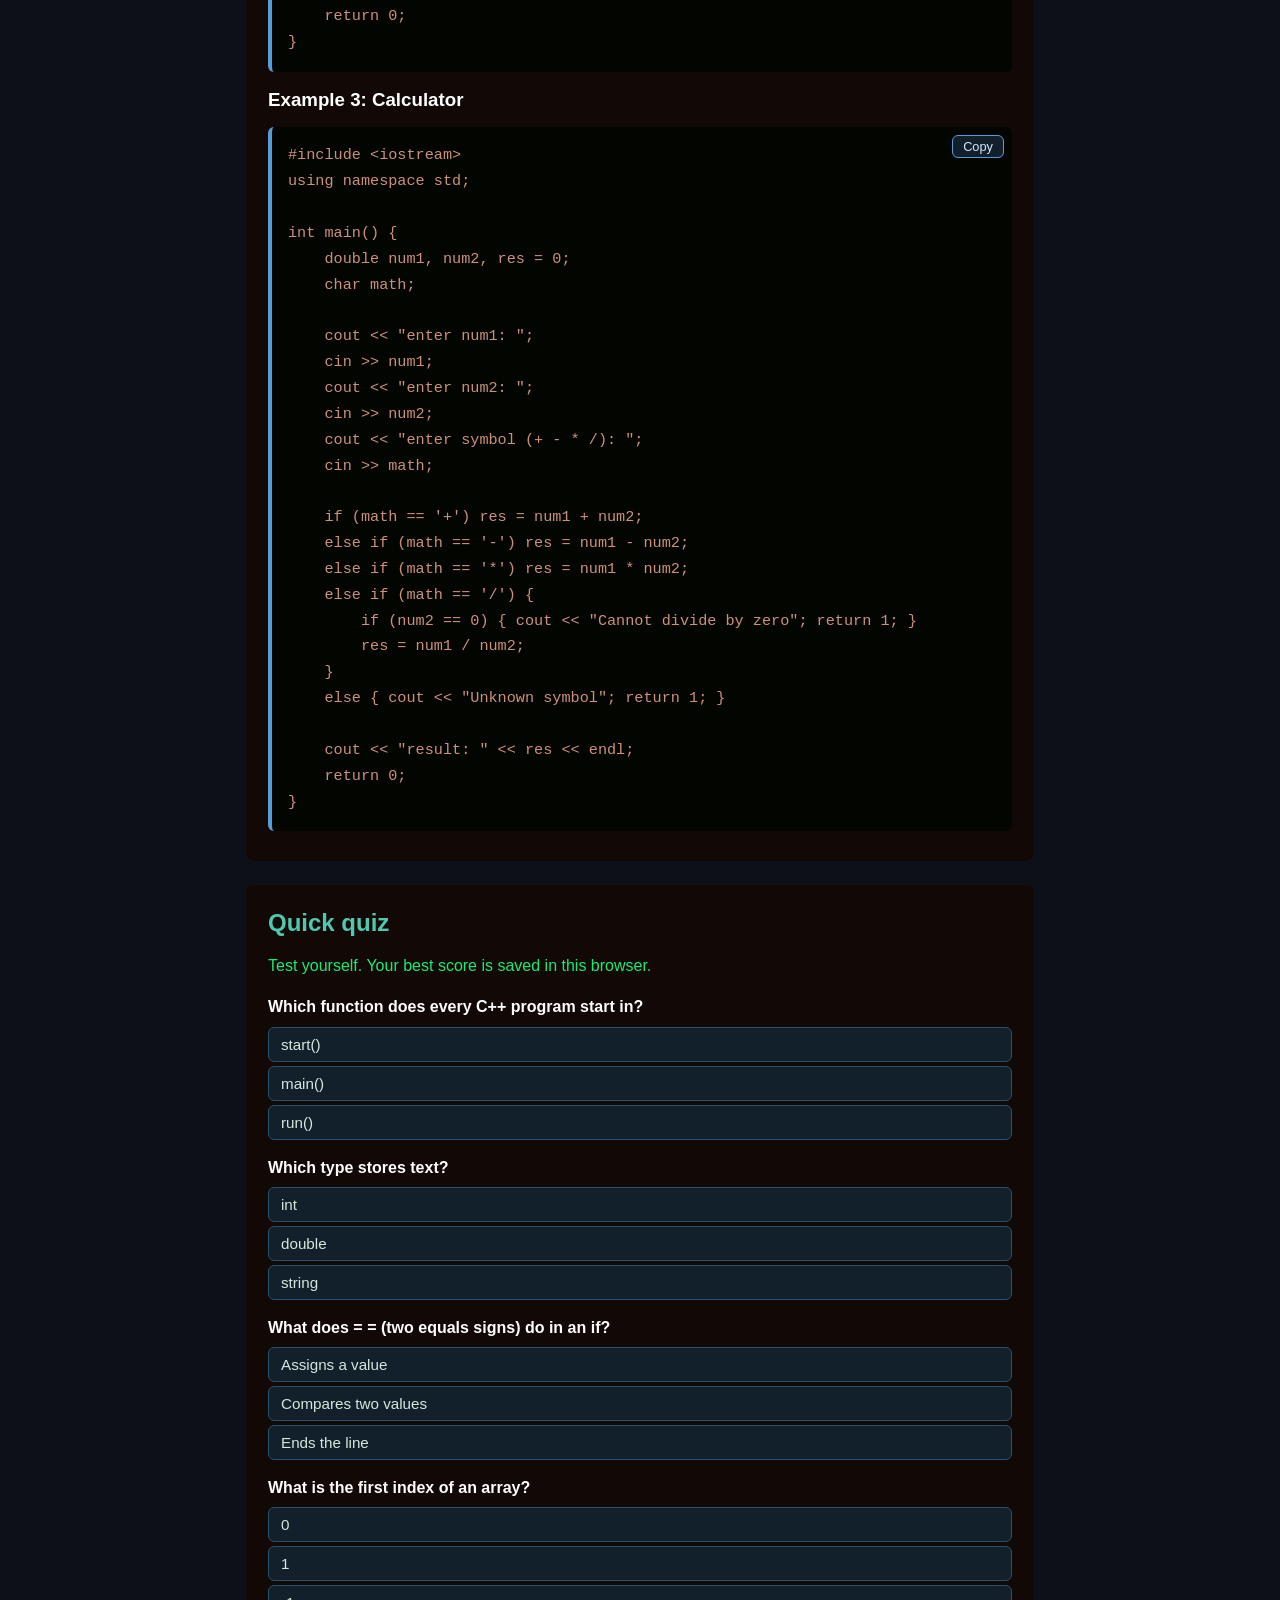
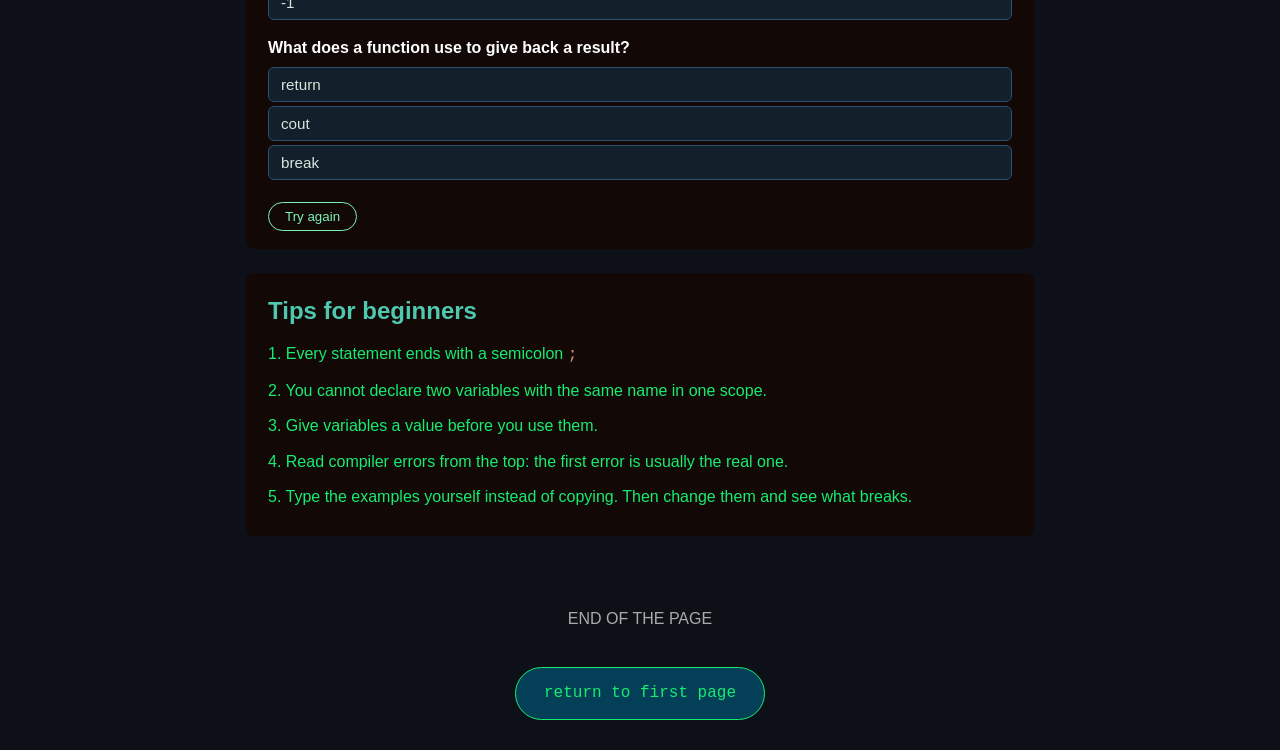
<file: HTMLPage1.html>
<!DOCTYPE html>
<html lang="en">
<head>
<meta charset="UTF-8">
<meta name="viewport" content="width=device-width, initial-scale=1">
<title>Learn C++</title>
<style>
:root{
  --bg:#0d1117; --panel:rgba(20,8,6,.93); --code:#030600;
  --green:#16ed70; --mint:#7df2b6; --teal:#4ec9b0; --blue:#569cd6;
  --nav:#044672; --text:#d7e6dc; --orange:#ce9178;
}
*{box-sizing:border-box;margin:0;padding:0}
html{scroll-behavior:smooth;scroll-padding-top:60px}
body{font-family:Arial,sans-serif;background:var(--bg);color:var(--text);line-height:1.7}
#code-bg{position:fixed;inset:0;width:100%;height:100%;z-index:-1}
a{color:var(--green)}
:focus-visible{outline:2px solid var(--mint);outline-offset:3px}
 
header{background:linear-gradient(135deg,#031f33,#0b4a6b 60%,#2a1f6b);padding:28px 20px;text-align:center;
  border-bottom:3px solid;border-image:linear-gradient(90deg,var(--mint),#a98df0,var(--mint)) 1}
header h1{font-size:2.2rem;color:#fff}
header p{color:var(--mint)}
 
nav{background:var(--nav);text-align:center;padding:10px;position:sticky;top:0;z-index:50;
  display:flex;flex-wrap:wrap;justify-content:center;gap:4px 14px}
nav a{color:#cfe8ff;text-decoration:none;padding:4px 2px;border-bottom:2px solid transparent}
nav a:hover,nav a.active{color:var(--mint);border-bottom-color:var(--mint)}
 
main{max-width:820px;margin:0 auto;padding:30px 16px}
section{background:var(--panel);padding:18px 22px;margin-bottom:24px;border-radius:8px}
h2{color:var(--teal);margin-bottom:8px}
p{color:var(--green);margin-bottom:8px}
code{font-family:Consolas,monospace;color:var(--orange)}
 
.codebox{position:relative;margin:12px 0}
pre{background:var(--code);border-left:4px solid var(--blue);padding:16px;overflow-x:auto;border-radius:6px;font-size:.95rem}
.copy{position:absolute;top:8px;right:8px;background:#12202c;color:#cfe8ff;border:1px solid var(--blue);
  border-radius:6px;padding:3px 10px;font-size:.8rem;cursor:pointer}
.copy:hover{background:var(--blue);color:#000}
.tip{background:#2d2d30;padding:12px 14px;border-radius:6px;margin-top:10px;color:var(--text)}
.tip code{color:var(--mint)}
 
/* quiz */
.q{margin:14px 0}
.q h3{color:#fff;font-size:1rem;margin-bottom:6px}
.opt{display:block;width:100%;text-align:left;background:#12202c;color:var(--text);border:1px solid #29506e;
  border-radius:6px;padding:8px 12px;margin:4px 0;cursor:pointer;font-size:.95rem}
.opt:hover:not(:disabled){border-color:var(--mint)}
.opt.right{background:#0f4d2b;border-color:var(--green)}
.opt.wrong{background:#5a1a1a;border-color:#e55}
#score{color:var(--mint);font-weight:bold}
.reset{background:none;border:1px solid var(--mint);color:var(--mint);border-radius:20px;padding:6px 16px;cursor:pointer;margin-top:8px}
 
footer{text-align:center;padding:15px;color:#aaa}
.back-wrap{text-align:center;margin:20px 0 40px}
.back-link{display:inline-block;padding:12px 28px;background:rgba(4,70,98,.88);color:var(--green);
  text-decoration:none;border:1px solid var(--green);border-radius:28px;font-family:Consolas,monospace}
.back-link:hover{background:#a0e08a;color:#0b0c0d}
 
/* language selector */
#lang{position:fixed;top:12px;right:14px;z-index:100}
#lang select{padding:8px 12px;border:1px solid rgba(0,234,255,.4);border-radius:12px;
  background:rgba(17,17,40,.92);color:#fff;font-weight:700;cursor:pointer}
.goog-te-banner-frame,.goog-logo-link,.goog-te-gadget span{display:none!important}
body{top:0!important}
@media(max-width:600px){header h1{font-size:1.7rem}#lang{top:6px;right:6px}}
@media(prefers-reduced-motion:reduce){html{scroll-behavior:auto}}
</style>
</head>
<body>
<div id="lang">
  <select id="languageSelector" aria-label="Choose website language">
    <option value="en">🇬🇧 English</option>
    <option value="uz">🇺🇿 O'zbek</option>
    <option value="ru">🇷🇺 Русский</option>
  </select>
</div>
<div id="google_translate_element" style="display:none"></div>
<canvas id="code-bg"></canvas>
 
<header>
  <h1>Learn C++</h1>
  <p>A simple guide for beginners: variables, decisions, loops, arrays, functions and classes.</p>
</header>
 
<nav id="menu">
  <a href="#start">First program</a>
  <a href="#variables">Variables</a>
  <a href="#decisions">If / else</a>
  <a href="#loops">Loops</a>
  <a href="#arrays">Arrays</a>
  <a href="#functions">Functions</a>
  <a href="#classes">Classes</a>
  <a href="#examples">Examples</a>
  <a href="#quiz">Quiz</a>
  <a href="#tips">Tips</a>
</nav>
 
<main>
<section id="start">
  <h2>Your first program</h2>
  <p>Every C++ program starts in the <code>main</code> function.</p>
<pre><code>#include &lt;iostream&gt;
using namespace std;
 
int main() {
    cout &lt;&lt; "Hello, world!";
    return 0;
}</code></pre>
</section>
 
<section id="variables">
  <h2>Variables and input</h2>
  <p>A variable stores a value. Each one has a type.</p>
<pre><code>#include &lt;iostream&gt;
#include &lt;string&gt;
using namespace std;
 
int main() {
    int age = 18;          // whole number
    double price = 9.99;   // decimal number
    string name = "Aziz";  // text
    char letter = 'A';     // one character
    bool happy = true;     // true or false
 
    cin &gt;&gt; age;            // read from the keyboard
    cout &lt;&lt; name &lt;&lt; " " &lt;&lt; age;
    return 0;
}</code></pre>
  <div class="tip">A <code>double</code> cannot hold text. Use <code>string</code> for names.</div>
</section>
 
<section id="decisions">
  <h2>Decisions: if / else</h2>
  <p>Use <code>if</code> to run code only when a condition is true.</p>
<pre><code>int score = 75;
 
if (score &gt;= 90) {
    cout &lt;&lt; "Excellent";
} else if (score &gt;= 60) {
    cout &lt;&lt; "Good";
} else {
    cout &lt;&lt; "Try again";
}</code></pre>
  <div class="tip">Use <code>==</code> to compare, not <code>=</code>. A single <code>=</code> assigns a value.</div>
</section>
 
<section id="loops">
  <h2>Loops</h2>
  <p>A loop repeats code. This one prints the numbers 1 to 5.</p>
<pre><code>for (int i = 1; i &lt;= 5; i++) {
    cout &lt;&lt; i &lt;&lt; endl;
}
 
int n = 3;
while (n &gt; 0) {      // repeats while the condition is true
    cout &lt;&lt; n &lt;&lt; endl;
    n--;
}</code></pre>
</section>
 
<section id="arrays">
  <h2>Arrays</h2>
  <p>An array stores several values of the same type. Counting starts at 0.</p>
<pre><code>int marks[3] = {90, 75, 60};
 
cout &lt;&lt; marks[0];   // 90 (first item)
 
int sum = 0;
for (int i = 0; i &lt; 3; i++) {
    sum += marks[i];
}
cout &lt;&lt; sum / 3.0;  // average</code></pre>
  <div class="tip">An array of size 3 has indexes 0, 1 and 2. Index 3 is outside the array.</div>
</section>
 
<section id="functions">
  <h2>Functions</h2>
  <p>A function is a reusable block of code.</p>
<pre><code>int add(int a, int b) {
    return a + b;
}
 
int main() {
    cout &lt;&lt; add(1, 5);   // 6
    return 0;
}</code></pre>
</section>
 
<section id="classes">
  <h2>Classes</h2>
  <p>A class groups data and functions into one object.</p>
<pre><code>class Student {
public:
    string name;
    int age;
 
    void hello() {
        cout &lt;&lt; "Hi, I am " &lt;&lt; name &lt;&lt; endl;
    }
};
 
int main() {
    Student s;
    s.name = "Aziz";
    s.age = 18;
    s.hello();
    return 0;
}</code></pre>
</section>
 
<section id="examples">
  <h2>Examples</h2>
 
  <h3 style="color:#fff">Example 1: Age check</h3>
<pre><code>#include &lt;iostream&gt;
#include &lt;string&gt;
using namespace std;
 
int main() {
    int yosh;
    string ism;
 
    cout &lt;&lt; "Ismingizni kiriting: ";
    cin &gt;&gt; ism;
    cout &lt;&lt; "Yoshingizni kiriting: ";
    cin &gt;&gt; yosh;
 
    if (yosh &gt;= 18)
        cout &lt;&lt; ism &lt;&lt; ", siz kattasiz." &lt;&lt; endl;
    else
        cout &lt;&lt; ism &lt;&lt; ", siz yosh bolalardan birisiz." &lt;&lt; endl;
 
    return 0;
}</code></pre>
 
  <h3 style="color:#fff">Example 2: Data types</h3>
<pre><code>#include &lt;iostream&gt;
using namespace std;
 
int main() {
    short num1 = 7;            // 2 bytes
    int num2 = 5;              // 4 bytes
    long long num3 = 5;        // 8 bytes
    unsigned int num4 = 5;     // only 0 and up
 
    float num5 = 5.65f;        // decimal, less precise
    double num6 = 454.445454;  // decimal, more precise
 
    char sym = '&amp;';
    bool ishappy = true;
 
    cout &lt;&lt; sizeof(num2) &lt;&lt; " bytes";
    return 0;
}</code></pre>
 
  <h3 style="color:#fff">Example 3: Calculator</h3>
<pre><code>#include &lt;iostream&gt;
using namespace std;
 
int main() {
    double num1, num2, res = 0;
    char math;
 
    cout &lt;&lt; "enter num1: ";
    cin &gt;&gt; num1;
    cout &lt;&lt; "enter num2: ";
    cin &gt;&gt; num2;
    cout &lt;&lt; "enter symbol (+ - * /): ";
    cin &gt;&gt; math;
 
    if (math == '+') res = num1 + num2;
    else if (math == '-') res = num1 - num2;
    else if (math == '*') res = num1 * num2;
    else if (math == '/') {
        if (num2 == 0) { cout &lt;&lt; "Cannot divide by zero"; return 1; }
        res = num1 / num2;
    }
    else { cout &lt;&lt; "Unknown symbol"; return 1; }
 
    cout &lt;&lt; "result: " &lt;&lt; res &lt;&lt; endl;
    return 0;
}</code></pre>
</section>
 
<section id="quiz">
  <h2>Quick quiz</h2>
  <p>Test yourself. Your best score is saved in this browser.</p>
  <div id="quizBox"></div>
  <p id="score"></p>
  <button class="reset" id="resetQuiz" type="button">Try again</button>
</section>
 
<section id="tips">
  <h2>Tips for beginners</h2>
  <p>1. Every statement ends with a semicolon <code>;</code></p>
  <p>2. You cannot declare two variables with the same name in one scope.</p>
  <p>3. Give variables a value before you use them.</p>
  <p>4. Read compiler errors from the top: the first error is usually the real one.</p>
  <p>5. Type the examples yourself instead of copying. Then change them and see what breaks.</p>
</section>
</main>
 
<footer>END OF THE PAGE</footer>
<div class="back-wrap"><a class="back-link" href="index.html">return to first page</a></div>
 
<script>
/* ---------- Matrix background (your original code) ---------- */
const canvas = document.getElementById('code-bg');
const ctx = canvas.getContext('2d');
const symbols = '{}[]()<>/\\;:=+-*&|!?#$%01'.split('');
const size = 16;
let drops = [];
 
function resize() {
canvas.width = window.innerWidth;
canvas.height = window.innerHeight;
const columns = Math.floor(canvas.width / size);
drops = Array.from({ length: columns }, () => Math.random() * canvas.height / size);
}
resize();
window.addEventListener('resize', resize);
 
function draw() {
// Полупрозрачный фон создаёт эффект "шлейфа"
ctx.fillStyle = 'rgba(13, 17, 23, 0.1)';
ctx.fillRect(0, 0, canvas.width, canvas.height);
 
ctx.fillStyle = '#00ff9c';
ctx.font = size + 'px monospace';
 
drops.forEach((y, i) => {
    const char = symbols[Math.floor(Math.random() * symbols.length)];
    ctx.fillText(char, i * size, y * size);
 
    if (y * size > canvas.height && Math.random() > 0.975) {
    drops[i] = 0;
    }
    drops[i]++;
});
}
 
setInterval(draw, 50);
 
/* ---------- Copy buttons on every code block ---------- */
document.querySelectorAll('pre').forEach(pre=>{
  const wrap=document.createElement('div'); wrap.className='codebox';
  pre.parentNode.insertBefore(wrap,pre); wrap.appendChild(pre);
  const b=document.createElement('button'); b.className='copy'; b.type='button'; b.textContent='Copy';
  b.addEventListener('click',async()=>{
    try{ await navigator.clipboard.writeText(pre.innerText); b.textContent='Copied'; }
    catch(e){ b.textContent='Press Ctrl+C'; }
    setTimeout(()=>b.textContent='Copy',1500);
  });
  wrap.appendChild(b);
});
 
/* ---------- Highlight current section in the menu ---------- */
const links=[...document.querySelectorAll('#menu a')];
const io=new IntersectionObserver(entries=>{
  entries.forEach(e=>{
    if(e.isIntersecting){
      links.forEach(a=>a.classList.toggle('active',a.getAttribute('href')==='#'+e.target.id));
    }
  });
},{rootMargin:'-30% 0px -60% 0px'});
document.querySelectorAll('main section').forEach(s=>io.observe(s));
 
/* ---------- Quiz ---------- */
const QUESTIONS=[
  {q:'Which function does every C++ program start in?',o:['start()','main()','run()'],a:1},
  {q:'Which type stores text?',o:['int','double','string'],a:2},
  {q:'What does  = =  (two equals signs) do in an if?',o:['Assigns a value','Compares two values','Ends the line'],a:1},
  {q:'What is the first index of an array?',o:['0','1','-1'],a:0},
  {q:'What does a function use to give back a result?',o:['return','cout','break'],a:0}
];
let done=0, correct=0;
const box=document.getElementById('quizBox'), scoreEl=document.getElementById('score');
function safeGet(k){ try{return localStorage.getItem(k);}catch(e){return null;} }
function safeSet(k,v){ try{localStorage.setItem(k,v);}catch(e){} }
function renderQuiz(){
  box.innerHTML=''; done=0; correct=0;
  const best=safeGet('cpp_best');
  scoreEl.textContent=best?('Best score: '+best+' / '+QUESTIONS.length):'';
  QUESTIONS.forEach(item=>{
    const d=document.createElement('div'); d.className='q';
    const h=document.createElement('h3'); h.textContent=item.q; d.appendChild(h);
    item.o.forEach((text,i)=>{
      const b=document.createElement('button'); b.type='button'; b.className='opt'; b.textContent=text;
      b.addEventListener('click',()=>{
        const all=d.querySelectorAll('.opt'); all.forEach(x=>x.disabled=true);
        all[item.a].classList.add('right');
        if(i===item.a) correct++; else b.classList.add('wrong');
        if(++done===QUESTIONS.length){
          const prev=parseInt(safeGet('cpp_best')||'0',10);
          if(correct>prev) safeSet('cpp_best',String(correct));
          scoreEl.textContent='Your score: '+correct+' / '+QUESTIONS.length;
        }
      });
      d.appendChild(b);
    });
    box.appendChild(d);
  });
}
document.getElementById('resetQuiz').addEventListener('click',renderQuiz);
renderQuiz();
 
/* ---------- Language (Google Translate) ---------- */
let pendingLanguage=null;
function googleTranslateElementInit(){
  new google.translate.TranslateElement(
    {pageLanguage:'en',includedLanguages:'en,uz,ru',autoDisplay:false},'google_translate_element');
  if(pendingLanguage){ setTimeout(()=>changeWebsiteLanguage(pendingLanguage),300); }
}
function changeWebsiteLanguage(lang){
  const sel=document.querySelector('.goog-te-combo');
  if(!sel){ pendingLanguage=lang; return; }
  sel.value=lang; sel.dispatchEvent(new Event('change',{bubbles:true}));
  pendingLanguage=null;
}
document.addEventListener('DOMContentLoaded',()=>{
  const selector=document.getElementById('languageSelector');
  selector.addEventListener('change',function(){
    changeWebsiteLanguage(this.value); safeSet('azizbek_language',this.value);
  });
  const saved=safeGet('azizbek_language');
  if(saved&&['en','uz','ru'].includes(saved)){ selector.value=saved; pendingLanguage=saved; }
});
</script>
<script src="https://translate.google.com/translate_a/element.js?cb=googleTranslateElementInit"></script>
</body>
</html>
</file>
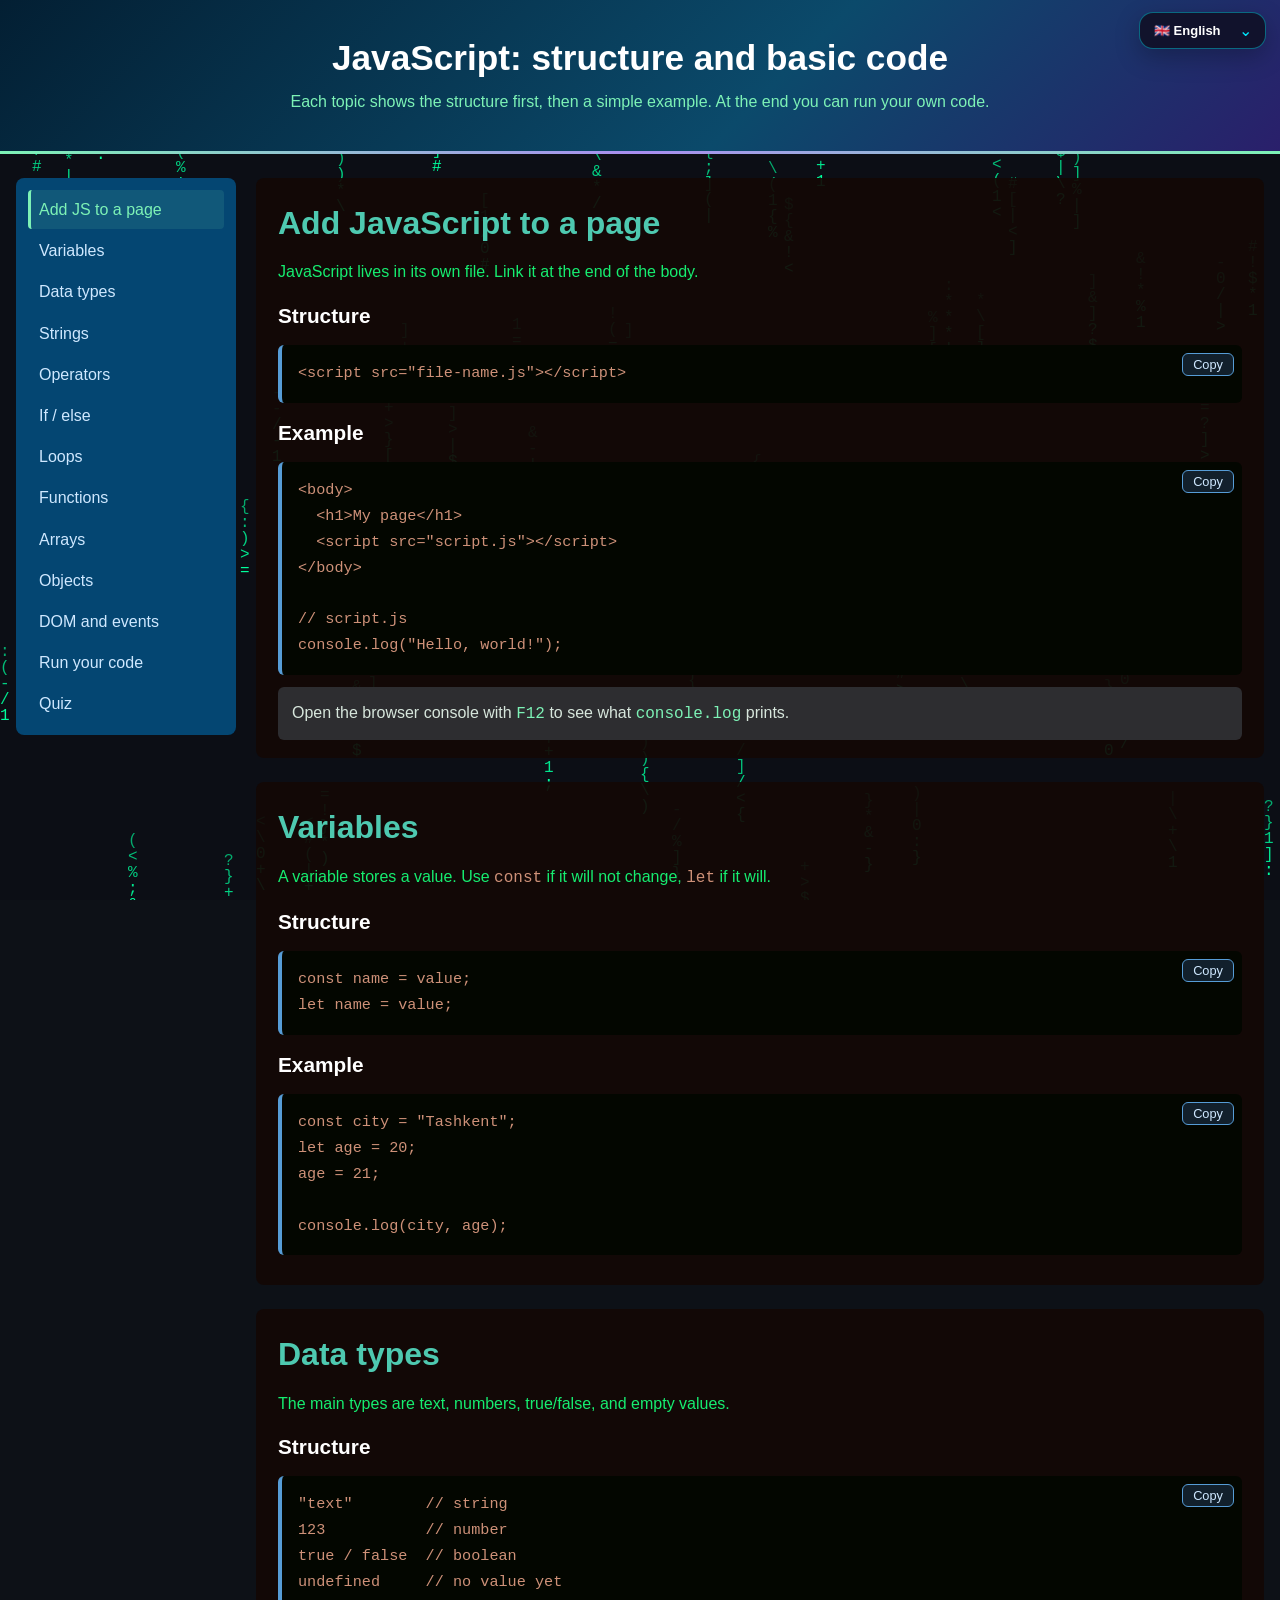
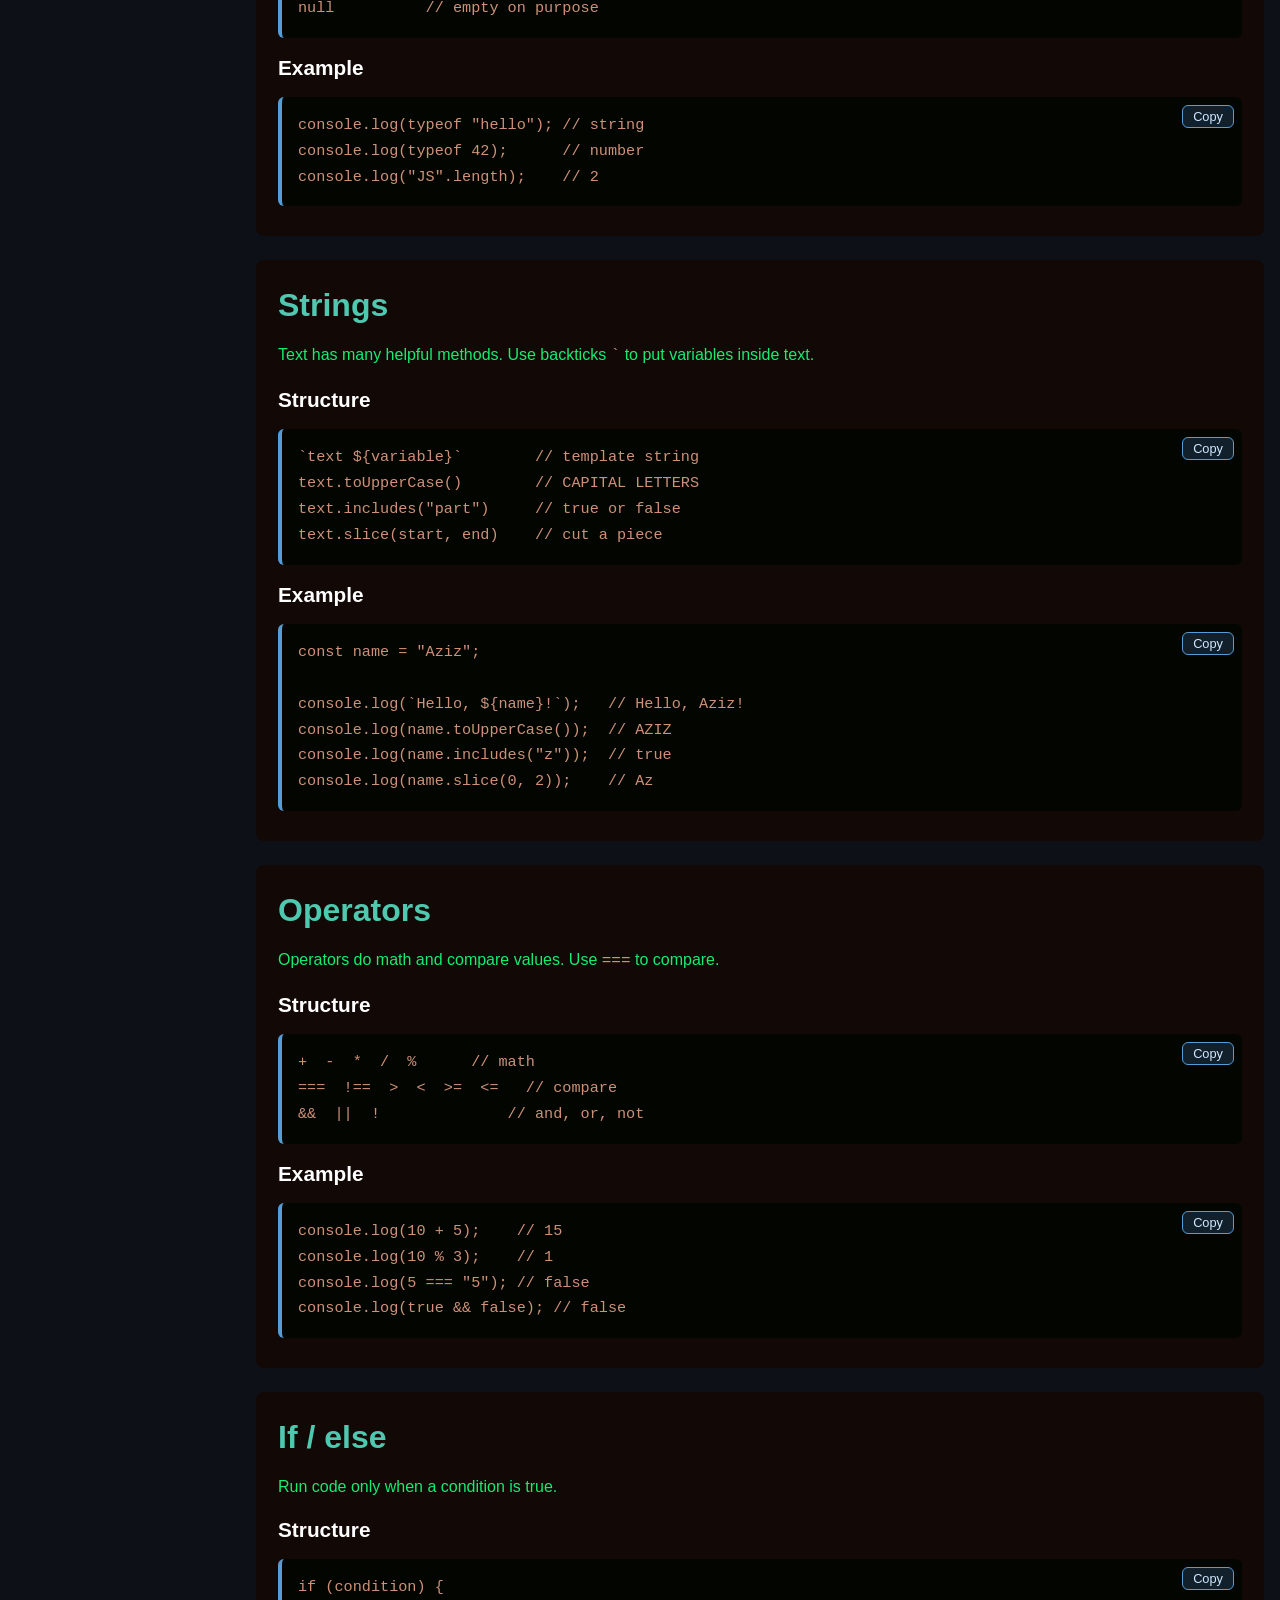
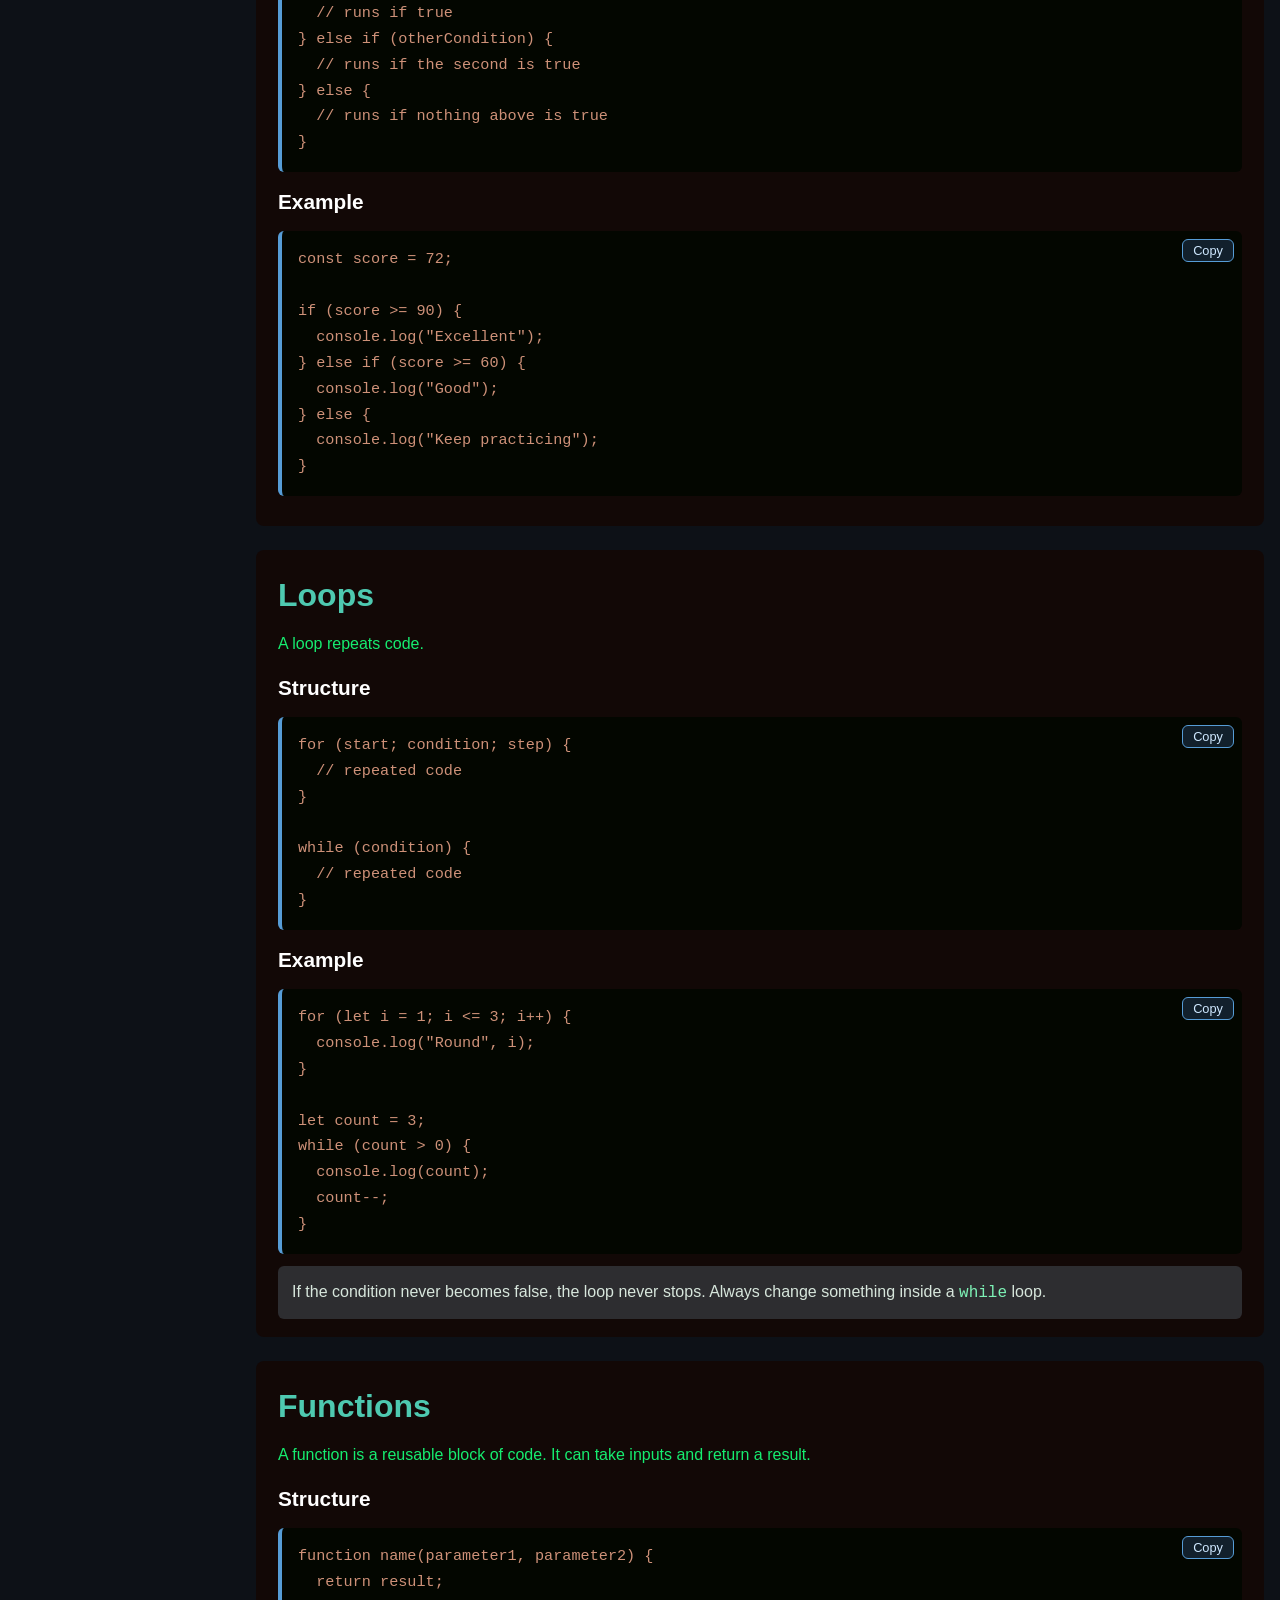
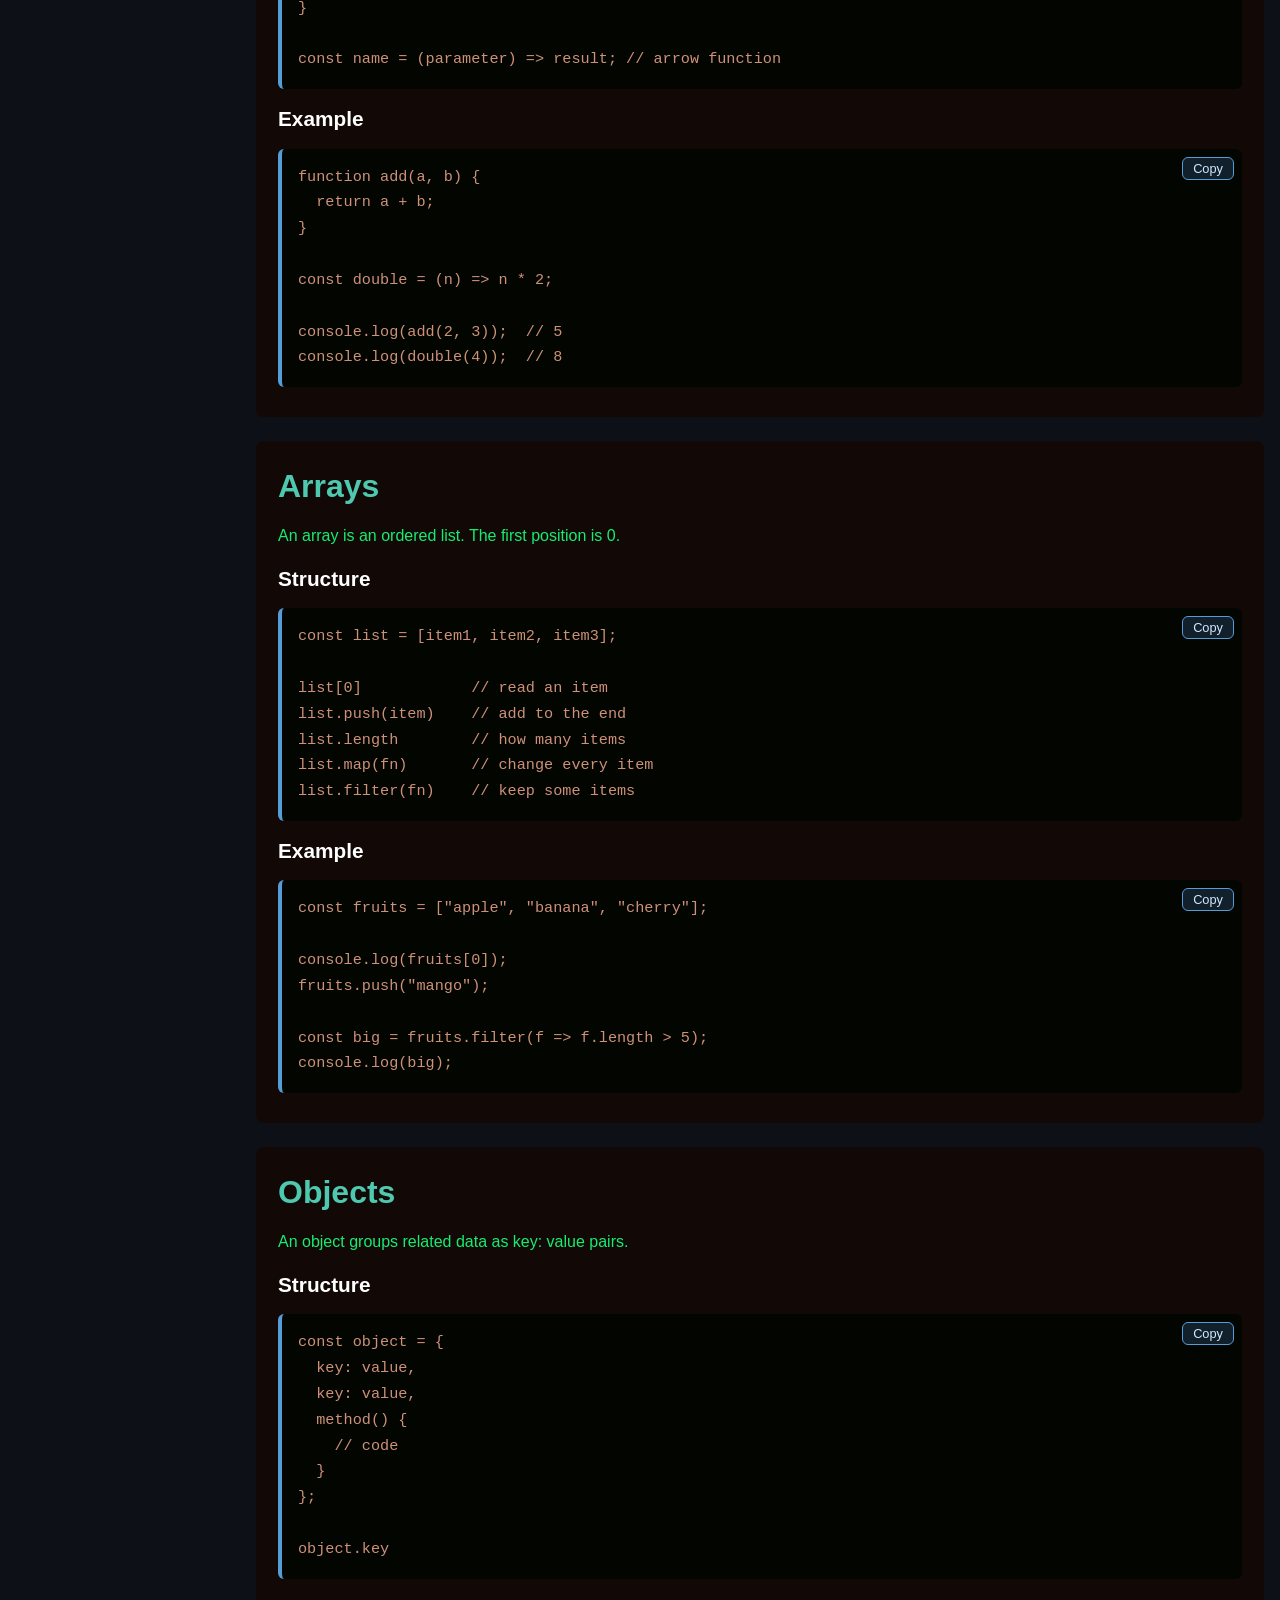
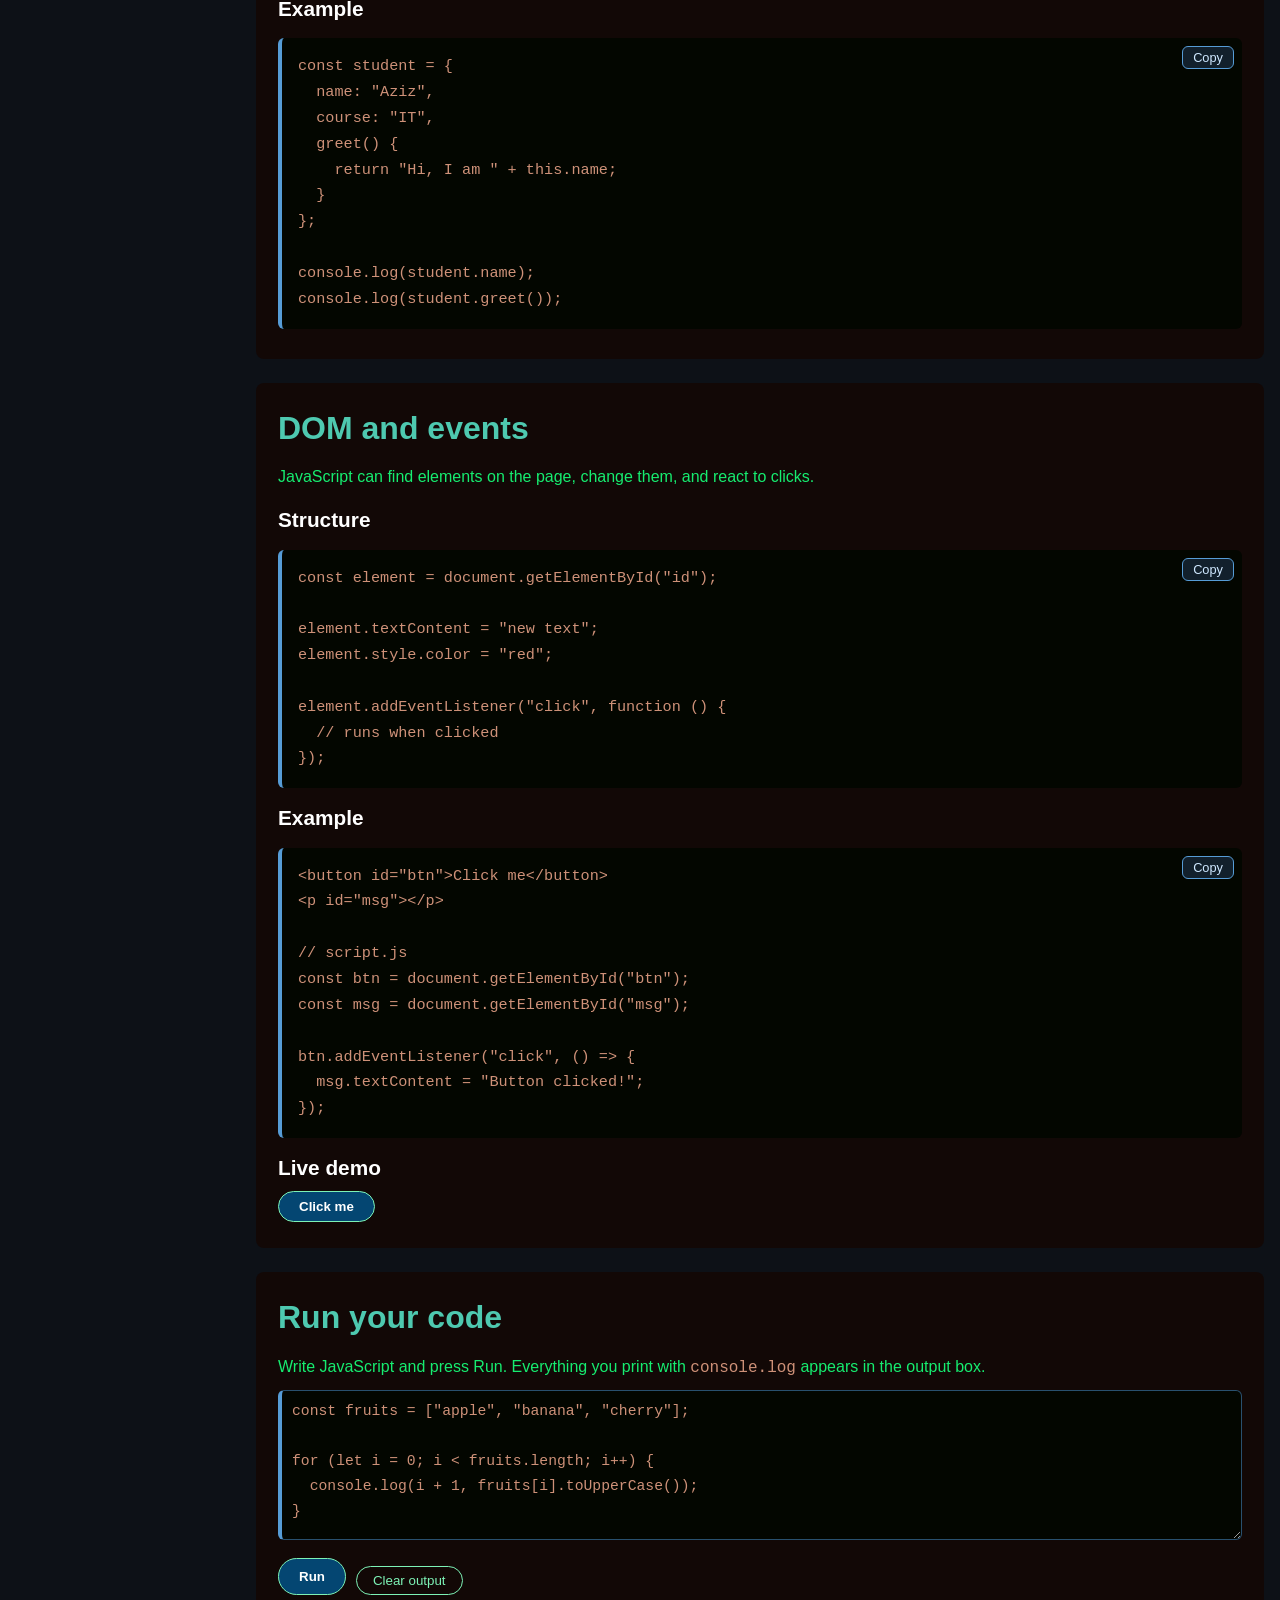
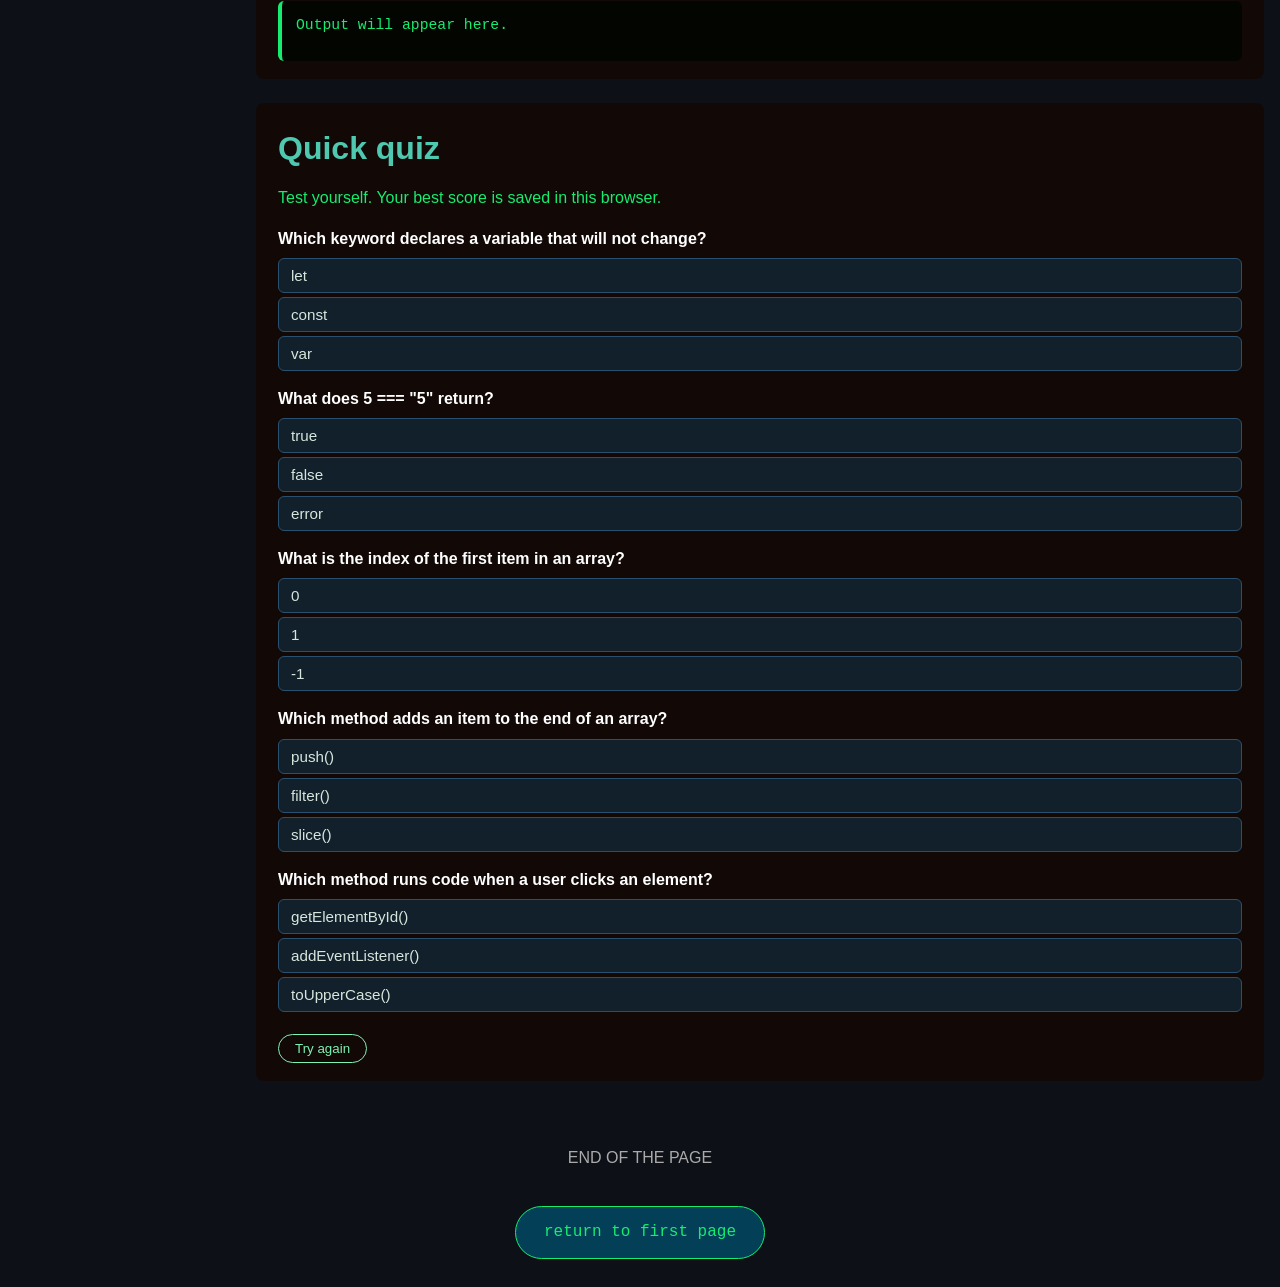
<file: java.html>
<!DOCTYPE html>
<html lang="en">
<head>
  <meta charset="UTF-8">
  <meta name="viewport" content="width=device-width, initial-scale=1">
  <title>JavaScript structure and basic code</title>
  <!-- Shared variables and layout first, then this page's own styles -->
  <link rel="stylesheet" href="java.css">
  
</head>
<body>
  <!-- MODERN LANGUAGE SELECTOR -->
  <div id="google_language_change">
    <select class="language-select" id="languageSelector" aria-label="Choose website language">
      <option value="en">🇬🇧 English</option>
      <option value="uz">🇺🇿 O'zbek</option>
      <option value="ru">🇷🇺 Русский</option>
    </select>
    <span class="language-arrow">⌄</span>
  </div>
 
  <!-- GOOGLE TRANSLATE ENGINE -->
  <div id="google_translate_element" style="display:none;"></div>
  <canvas id="code-bg"></canvas>
 
  <header class="top">
    <h1>JavaScript: structure and basic code</h1>
    <p>Each topic shows the structure first, then a simple example. At the end you can run your own code.</p>
  </header>
 
  <div class="layout">
    <nav class="menu" id="menu" aria-label="Topics">
      <a href="#setup">Add JS to a page</a>
      <a href="#variables">Variables</a>
      <a href="#types">Data types</a>
      <a href="#strings">Strings</a>
      <a href="#operators">Operators</a>
      <a href="#if">If / else</a>
      <a href="#loops">Loops</a>
      <a href="#functions">Functions</a>
      <a href="#arrays">Arrays</a>
      <a href="#objects">Objects</a>
      <a href="#dom">DOM and events</a>
      <a href="#run">Run your code</a>
      <a href="#quiz">Quiz</a>
    </nav>
 
    <main>
      <section id="setup">
        <h2>Add JavaScript to a page</h2>
        <p>JavaScript lives in its own file. Link it at the end of the body.</p>
        <h3>Structure</h3>
        <pre><code>&lt;script src="file-name.js"&gt;&lt;/script&gt;</code></pre>
        <h3>Example</h3>
        <pre><code>&lt;body&gt;
  &lt;h1&gt;My page&lt;/h1&gt;
  &lt;script src="script.js"&gt;&lt;/script&gt;
&lt;/body&gt;
 
// script.js
console.log("Hello, world!");</code></pre>
        <div class="tip">Open the browser console with <code>F12</code> to see what <code>console.log</code> prints.</div>
      </section>
 
      <section id="variables">
        <h2>Variables</h2>
        <p>A variable stores a value. Use <code>const</code> if it will not change, <code>let</code> if it will.</p>
        <h3>Structure</h3>
        <pre><code>const name = value;
let name = value;</code></pre>
        <h3>Example</h3>
        <pre><code>const city = "Tashkent";
let age = 20;
age = 21;
 
console.log(city, age);</code></pre>
      </section>
 
      <section id="types">
        <h2>Data types</h2>
        <p>The main types are text, numbers, true/false, and empty values.</p>
        <h3>Structure</h3>
        <pre><code>"text"        // string
123           // number
true / false  // boolean
undefined     // no value yet
null          // empty on purpose</code></pre>
        <h3>Example</h3>
        <pre><code>console.log(typeof "hello"); // string
console.log(typeof 42);      // number
console.log("JS".length);    // 2</code></pre>
      </section>
 
      <section id="strings">
        <h2>Strings</h2>
        <p>Text has many helpful methods. Use backticks <code>`</code> to put variables inside text.</p>
        <h3>Structure</h3>
        <pre><code>`text ${variable}`        // template string
text.toUpperCase()        // CAPITAL LETTERS
text.includes("part")     // true or false
text.slice(start, end)    // cut a piece</code></pre>
        <h3>Example</h3>
        <pre><code>const name = "Aziz";
 
console.log(`Hello, ${name}!`);   // Hello, Aziz!
console.log(name.toUpperCase());  // AZIZ
console.log(name.includes("z"));  // true
console.log(name.slice(0, 2));    // Az</code></pre>
      </section>
 
      <section id="operators">
        <h2>Operators</h2>
        <p>Operators do math and compare values. Use <code>===</code> to compare.</p>
        <h3>Structure</h3>
        <pre><code>+  -  *  /  %      // math
===  !==  &gt;  &lt;  &gt;=  &lt;=   // compare
&amp;&amp;  ||  !              // and, or, not</code></pre>
        <h3>Example</h3>
        <pre><code>console.log(10 + 5);    // 15
console.log(10 % 3);    // 1
console.log(5 === "5"); // false
console.log(true &amp;&amp; false); // false</code></pre>
      </section>
 
      <section id="if">
        <h2>If / else</h2>
        <p>Run code only when a condition is true.</p>
        <h3>Structure</h3>
        <pre><code>if (condition) {
  // runs if true
} else if (otherCondition) {
  // runs if the second is true
} else {
  // runs if nothing above is true
}</code></pre>
        <h3>Example</h3>
        <pre><code>const score = 72;
 
if (score &gt;= 90) {
  console.log("Excellent");
} else if (score &gt;= 60) {
  console.log("Good");
} else {
  console.log("Keep practicing");
}</code></pre>
      </section>
 
      <section id="loops">
        <h2>Loops</h2>
        <p>A loop repeats code.</p>
        <h3>Structure</h3>
        <pre><code>for (start; condition; step) {
  // repeated code
}
 
while (condition) {
  // repeated code
}</code></pre>
        <h3>Example</h3>
        <pre><code>for (let i = 1; i &lt;= 3; i++) {
  console.log("Round", i);
}
 
let count = 3;
while (count &gt; 0) {
  console.log(count);
  count--;
}</code></pre>
        <div class="tip">If the condition never becomes false, the loop never stops. Always change something inside a <code>while</code> loop.</div>
      </section>
 
      <section id="functions">
        <h2>Functions</h2>
        <p>A function is a reusable block of code. It can take inputs and return a result.</p>
        <h3>Structure</h3>
        <pre><code>function name(parameter1, parameter2) {
  return result;
}
 
const name = (parameter) =&gt; result; // arrow function</code></pre>
        <h3>Example</h3>
        <pre><code>function add(a, b) {
  return a + b;
}
 
const double = (n) =&gt; n * 2;
 
console.log(add(2, 3));  // 5
console.log(double(4));  // 8</code></pre>
      </section>
 
      <section id="arrays">
        <h2>Arrays</h2>
        <p>An array is an ordered list. The first position is 0.</p>
        <h3>Structure</h3>
        <pre><code>const list = [item1, item2, item3];
 
list[0]            // read an item
list.push(item)    // add to the end
list.length        // how many items
list.map(fn)       // change every item
list.filter(fn)    // keep some items</code></pre>
        <h3>Example</h3>
        <pre><code>const fruits = ["apple", "banana", "cherry"];
 
console.log(fruits[0]);
fruits.push("mango");
 
const big = fruits.filter(f =&gt; f.length &gt; 5);
console.log(big);</code></pre>
      </section>
 
      <section id="objects">
        <h2>Objects</h2>
        <p>An object groups related data as key: value pairs.</p>
        <h3>Structure</h3>
        <pre><code>const object = {
  key: value,
  key: value,
  method() {
    // code
  }
};
 
object.key</code></pre>
        <h3>Example</h3>
        <pre><code>const student = {
  name: "Aziz",
  course: "IT",
  greet() {
    return "Hi, I am " + this.name;
  }
};
 
console.log(student.name);
console.log(student.greet());</code></pre>
      </section>
 
      <section id="dom">
        <h2>DOM and events</h2>
        <p>JavaScript can find elements on the page, change them, and react to clicks.</p>
        <h3>Structure</h3>
        <pre><code>const element = document.getElementById("id");
 
element.textContent = "new text";
element.style.color = "red";
 
element.addEventListener("click", function () {
  // runs when clicked
});</code></pre>
        <h3>Example</h3>
        <pre><code>&lt;button id="btn"&gt;Click me&lt;/button&gt;
&lt;p id="msg"&gt;&lt;/p&gt;
 
// script.js
const btn = document.getElementById("btn");
const msg = document.getElementById("msg");
 
btn.addEventListener("click", () =&gt; {
  msg.textContent = "Button clicked!";
});</code></pre>
        <h3>Live demo</h3>
        <button class="btn-run" id="btn" type="button">Click me</button>
        <p id="msg" aria-live="polite"></p>
      </section>
 
      <section id="run">
        <h2>Run your code</h2>
        <p>Write JavaScript and press Run. Everything you print with <code>console.log</code> appears in the output box.</p>
        <textarea id="editor" spellcheck="false" aria-label="JavaScript code editor">const fruits = ["apple", "banana", "cherry"];
 
for (let i = 0; i &lt; fruits.length; i++) {
  console.log(i + 1, fruits[i].toUpperCase());
}</textarea>
        <div class="run-row">
          <button class="btn-run" id="runBtn" type="button">Run</button>
          <button class="reset" id="clearBtn" type="button">Clear output</button>
        </div>
        <pre id="output" aria-live="polite">Output will appear here.</pre>
      </section>
 
      <section id="quiz">
        <h2>Quick quiz</h2>
        <p>Test yourself. Your best score is saved in this browser.</p>
        <div id="quizBox"></div>
        <p id="score"></p>
        <button class="reset" id="resetQuiz" type="button">Try again</button>
      </section>
    </main>
  </div>
 
  <footer>END OF THE PAGE</footer>
 
  <script>
    const canvas = document.getElementById('code-bg');
    const ctx = canvas.getContext('2d');
    const symbols = '{}[]()<>/\\;:=+-*&|!?#$%01'.split('');
    const size = 16;
    let drops = [];
 
    function resize() {
      canvas.width = window.innerWidth;
      canvas.height = window.innerHeight;
      const columns = Math.floor(canvas.width / size);
      drops = Array.from({ length: columns }, () => Math.random() * canvas.height / size);
    }
    resize();
    window.addEventListener('resize', resize);
 
    function draw() {
      // Semi-transparent background creates the fading trail
      ctx.fillStyle = 'rgba(13, 17, 23, 0.1)';
      ctx.fillRect(0, 0, canvas.width, canvas.height);
 
      ctx.fillStyle = '#00ff9c';
      ctx.font = size + 'px monospace';
 
      drops.forEach((y, i) => {
        const char = symbols[Math.floor(Math.random() * symbols.length)];
        ctx.fillText(char, i * size, y * size);
 
        if (y * size > canvas.height && Math.random() > 0.975) {
          drops[i] = 0;
        }
        drops[i]++;
      });
    }
 
    setInterval(draw, 50);
  </script>
 
  <div class="back-wrap">
    <a class="back-link" href="index.html">return to first page</a>
  </div>
 
  <script>
    /* Copy buttons */
    document.querySelectorAll('pre:not(#output)').forEach(pre => {
      const wrap = document.createElement('div'); wrap.className = 'codebox';
      pre.parentNode.insertBefore(wrap, pre); wrap.appendChild(pre);
      const b = document.createElement('button'); b.className = 'copy'; b.type = 'button'; b.textContent = 'Copy';
      b.addEventListener('click', async () => {
        try { await navigator.clipboard.writeText(pre.innerText); b.textContent = 'Copied'; }
        catch (e) { b.textContent = 'Press Ctrl+C'; }
        setTimeout(() => b.textContent = 'Copy', 1500);
      });
      wrap.appendChild(b);
    });
 
    /* Highlight current topic in the side menu */
    const links = [...document.querySelectorAll('#menu a')];
    const io = new IntersectionObserver(entries => {
      entries.forEach(e => {
        if (e.isIntersecting) {
          links.forEach(a => a.classList.toggle('active', a.getAttribute('href') === '#' + e.target.id));
        }
      });
    }, { rootMargin: '-30% 0px -60% 0px' });
    document.querySelectorAll('main section').forEach(s => io.observe(s));
 
    /* DOM live demo (the same code shown in the lesson) */
    document.getElementById('btn').addEventListener('click', () => {
      document.getElementById('msg').textContent = 'Button clicked!';
    });
 
    /* Run your code: capture console.log into the output box */
    const editor = document.getElementById('editor'), out = document.getElementById('output');
    function show(text, isError) {
      const line = document.createElement('div');
      if (isError) line.className = 'err';
      line.textContent = text;
      out.appendChild(line);
    }
    function fmt(v) {
      if (typeof v === 'string') return v;
      try { return JSON.stringify(v); } catch (e) { return String(v); }
    }
    document.getElementById('runBtn').addEventListener('click', () => {
      out.textContent = '';
      const fakeConsole = { log: (...a) => show(a.map(fmt).join(' ')) };
      try {
        new Function('console', editor.value)(fakeConsole);
        if (!out.textContent) show('(no output - use console.log to print something)');
      } catch (err) {
        show('Error: ' + err.message, true);
      }
    });
    document.getElementById('clearBtn').addEventListener('click', () => { out.textContent = ''; });
 
    /* Quiz */
    const QUESTIONS = [
      { q: 'Which keyword declares a variable that will not change?', o: ['let', 'const', 'var'], a: 1 },
      { q: 'What does 5 === "5" return?', o: ['true', 'false', 'error'], a: 1 },
      { q: 'What is the index of the first item in an array?', o: ['0', '1', '-1'], a: 0 },
      { q: 'Which method adds an item to the end of an array?', o: ['push()', 'filter()', 'slice()'], a: 0 },
      { q: 'Which method runs code when a user clicks an element?', o: ['getElementById()', 'addEventListener()', 'toUpperCase()'], a: 1 }
    ];
    let done = 0, correct = 0;
    const qbox = document.getElementById('quizBox'), scoreEl = document.getElementById('score');
    function safeGet(k) { try { return localStorage.getItem(k); } catch (e) { return null; } }
    function safeSet(k, v) { try { localStorage.setItem(k, v); } catch (e) {} }
    function renderQuiz() {
      qbox.innerHTML = ''; done = 0; correct = 0;
      const best = safeGet('js_best');
      scoreEl.textContent = best ? ('Best score: ' + best + ' / ' + QUESTIONS.length) : '';
      QUESTIONS.forEach(item => {
        const d = document.createElement('div'); d.className = 'q';
        const h = document.createElement('h3'); h.textContent = item.q; d.appendChild(h);
        item.o.forEach((text, i) => {
          const b = document.createElement('button'); b.type = 'button'; b.className = 'opt'; b.textContent = text;
          b.addEventListener('click', () => {
            const all = d.querySelectorAll('.opt'); all.forEach(x => x.disabled = true);
            all[item.a].classList.add('right');
            if (i === item.a) correct++; else b.classList.add('wrong');
            if (++done === QUESTIONS.length) {
              const prev = parseInt(safeGet('js_best') || '0', 10);
              if (correct > prev) safeSet('js_best', String(correct));
              scoreEl.textContent = 'Your score: ' + correct + ' / ' + QUESTIONS.length;
            }
          });
          d.appendChild(b);
        });
        qbox.appendChild(d);
      });
    }
    document.getElementById('resetQuiz').addEventListener('click', renderQuiz);
    renderQuiz();
  </script>
 
  <!-- LANGUAGE TRANSLATION SYSTEM -->
  <script>
    let pendingLanguage = null;
 
    function googleTranslateElementInit() {
      new google.translate.TranslateElement(
        { pageLanguage: 'en', includedLanguages: 'en,uz,ru', autoDisplay: false },
        'google_translate_element'
      );
      if (pendingLanguage) { setTimeout(() => changeWebsiteLanguage(pendingLanguage), 300); }
    }
 
    function changeWebsiteLanguage(language) {
      const translateSelect = document.querySelector('.goog-te-combo');
      if (!translateSelect) { pendingLanguage = language; return; }
      translateSelect.value = language;
      translateSelect.dispatchEvent(new Event('change', { bubbles: true }));
      pendingLanguage = null;
    }
 
    document.addEventListener('DOMContentLoaded', function () {
      const selector = document.getElementById('languageSelector');
      selector.addEventListener('change', function () {
        changeWebsiteLanguage(this.value);
        try { localStorage.setItem('azizbek_language', this.value); } catch (e) {}
      });
      let saved = null;
      try { saved = localStorage.getItem('azizbek_language'); } catch (e) {}
      if (saved && ['en', 'uz', 'ru'].includes(saved)) {
        selector.value = saved;
        pendingLanguage = saved;
      }
    });
  </script>
 
  <!-- GOOGLE TRANSLATE SCRIPT -->
  <script src="https://translate.google.com/translate_a/element.js?cb=googleTranslateElementInit"></script>
</body>
</html>
</file>
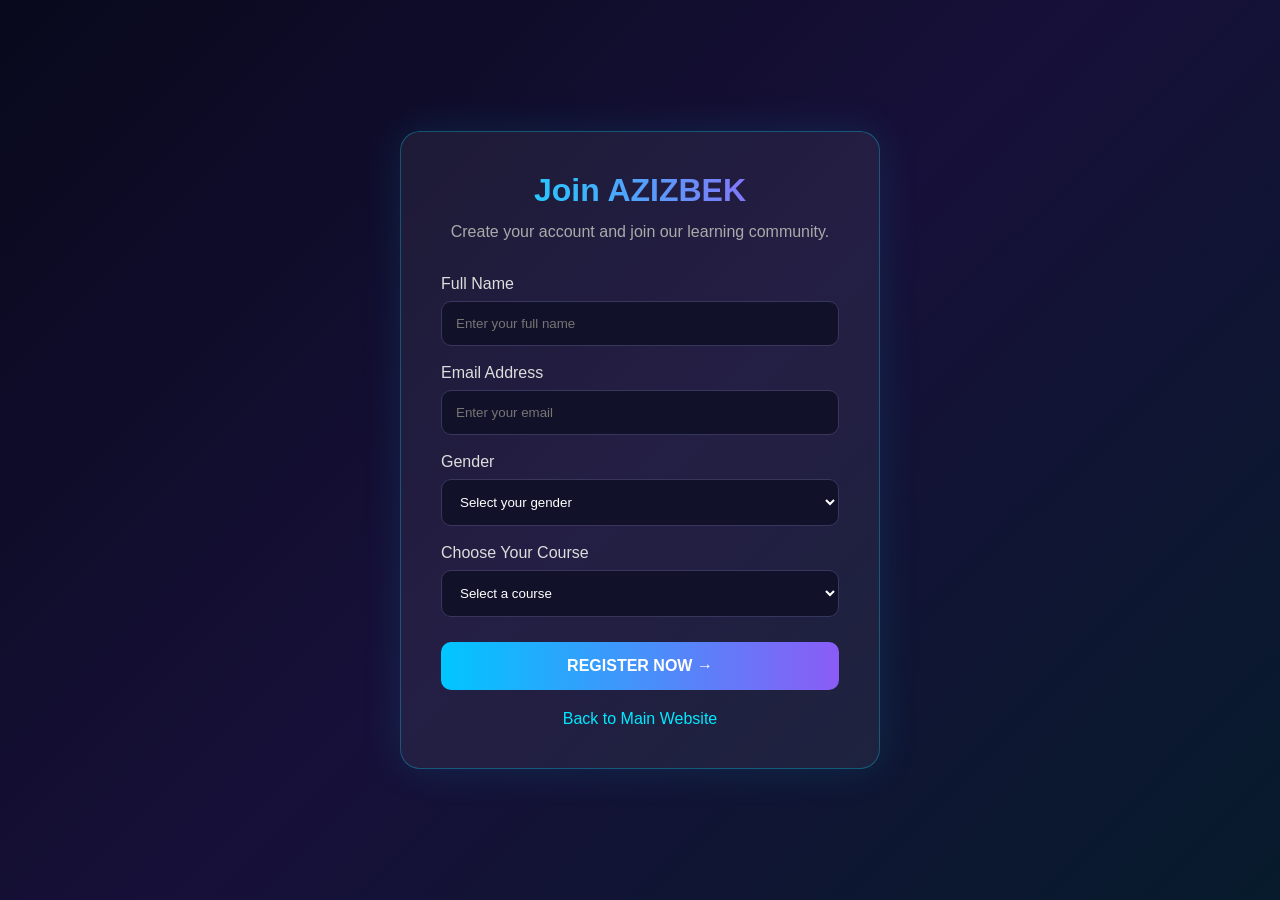
<file: register.html>
<!DOCTYPE html>
<html lang="en">
<head>
    <meta charset="UTF-8">
    <meta name="viewport" content="width=device-width, initial-scale=1.0">
    <title>AZIZBEK | Registration</title>

    <style>
        * {
            margin: 0;
            padding: 0;
            box-sizing: border-box;
            font-family: Arial, sans-serif;
        }

        body {
            min-height: 100vh;
            display: flex;
            justify-content: center;
            align-items: center;
            background: linear-gradient(135deg, #08091c, #171039, #071b2c);
            color: white;
            padding: 20px;
        }

        .register-box {
            width: 100%;
            max-width: 480px;
            padding: 40px;
            border: 1px solid rgba(0, 220, 255, 0.3);
            border-radius: 20px;
            background: rgba(255, 255, 255, 0.06);
            box-shadow: 0 0 40px rgba(0, 200, 255, 0.12);
        }

        .register-box h1 {
            text-align: center;
            margin-bottom: 10px;
            background: linear-gradient(90deg, #00eaff, #a855f7);
            -webkit-background-clip: text;
            color: transparent;
        }

        .register-box > p {
            text-align: center;
            color: #aaa;
            margin-bottom: 30px;
            line-height: 1.6;
        }

        label {
            display: block;
            margin: 18px 0 8px;
            color: #ddd;
        }

        input, select {
            width: 100%;
            padding: 14px;
            border: 1px solid #39365e;
            border-radius: 10px;
            background: #111229;
            color: white;
            outline: none;
        }

        input:focus, select:focus {
            border-color: #00eaff;
            box-shadow: 0 0 10px rgba(0, 234, 255, 0.2);
        }

        button {
            width: 100%;
            padding: 15px;
            margin-top: 25px;
            border: none;
            border-radius: 10px;
            background: linear-gradient(90deg, #00c6ff, #8b5cf6);
            color: white;
            font-size: 16px;
            font-weight: bold;
            cursor: pointer;
            transition: 0.3s;
        }

        button:hover {
            opacity: 0.85;
            transform: translateY(-2px);
        }

        .back-link {
            display: block;
            text-align: center;
            margin-top: 20px;
            color: #00eaff;
            text-decoration: none;
        }

        #message {
            margin-top: 15px;
            text-align: center;
            line-height: 1.5;
        }

        @media (max-width: 500px) {
            .register-box {
                padding: 25px;
            }
        }
    </style>
</head>

<body>

    <div class="register-box">

        <h1>Join AZIZBEK</h1>

        <p>
            Create your account and join our learning community.
        </p>

        <form id="registerForm">

            <label for="name">Full Name</label>
            <input
                type="text"
                id="name"
                placeholder="Enter your full name"
                required
            >

            <label for="email">Email Address</label>
            <input
                type="email"
                id="email"
                placeholder="Enter your email"
                required
            >

            <label for="gender">Gender</label>
            <select id="gender" required>
                <option value="">Select your gender</option>
                <option value="Male">Male</option>
                <option value="Female">Female</option>
                <option value="Prefer not to say">Prefer not to say</option>
            </select>

            <label for="course">Choose Your Course</label>
            <select id="course" required>
                <option value="">Select a course</option>
                <option value="HTML">HTML</option>
                <option value="CSS">CSS</option>
                <option value="JavaScript">JavaScript</option>
                <option value="C++">C++</option>
                <option value="Full-Stack Development">Full-Stack Development</option>
            </select>

            <button type="submit">REGISTER NOW →</button>

            <div id="message"></div>

        </form>

        <a href="index.html" class="back-link">
            Back to Main Website
        </a>

    </div>

    <script>
        const registerForm = document.getElementById("registerForm");

        registerForm.addEventListener("submit", function(event) {
            event.preventDefault();

            const name = document.getElementById("name").value.trim();
            const email = document.getElementById("email").value.trim().toLowerCase();
            const gender = document.getElementById("gender").value;
            const course = document.getElementById("course").value;
            const message = document.getElementById("message");

            let registrations = JSON.parse(
                localStorage.getItem("registrations") || "[]"
            );

            const emailExists = registrations.some(
                person => person.email.toLowerCase() === email
            );

            if (emailExists) {
                message.textContent = "This email is already registered.";
                message.style.color = "#ff6b6b";
                return;
            }

            const newUser = {
                name: name,
                email: email,
                gender: gender,
                course: course,
                date: new Date().toLocaleDateString()
            };

            registrations.push(newUser);

            localStorage.setItem(
                "registrations",
                JSON.stringify(registrations)
            );

            localStorage.setItem(
                "currentUser",
                JSON.stringify(newUser)
            );

            message.textContent =
                "Registration successful! Opening the main website...";

            message.style.color = "#00eaff";

            registerForm.reset();

            setTimeout(function() {
                window.location.href = "index.html#community";
            }, 1000);
        });
    </script>

</body>
</html>
</file>
<file: css.css>
/* style.css - shared by index.html (C++) and learn-html.html */
:root{
  --bg:#0d1117; --panel:rgba(20,8,6,.93); --code:#030600;
  --green:#16ed70; --mint:#7df2b6; --teal:#4ec9b0; --blue:#569cd6;
  --nav:#044672; --text:#d7e6dc; --orange:#ce9178;
}
*{box-sizing:border-box;margin:0;padding:0}
html{scroll-behavior:smooth;scroll-padding-top:60px}
body{font-family:Arial,sans-serif;background:var(--bg);color:var(--text);line-height:1.7}
#code-bg{position:fixed;inset:0;width:100%;height:100%;z-index:-1}
a{color:var(--green)}
:focus-visible{outline:2px solid var(--mint);outline-offset:3px}

header{background:linear-gradient(135deg,#031f33,#0b4a6b 60%,#2a1f6b);padding:28px 20px;text-align:center;
  border-bottom:3px solid;border-image:linear-gradient(90deg,var(--mint),#a98df0,var(--mint)) 1}
header h1{font-size:2.2rem;color:#fff}
header p{color:var(--mint)}

nav{background:var(--nav);text-align:center;padding:10px;position:sticky;top:0;z-index:50;
  display:flex;flex-wrap:wrap;justify-content:center;gap:4px 14px}
nav a{color:#cfe8ff;text-decoration:none;padding:4px 2px;border-bottom:2px solid transparent}
nav a:hover,nav a.active{color:var(--mint);border-bottom-color:var(--mint)}

main{max-width:820px;margin:0 auto;padding:30px 16px}
section{background:var(--panel);padding:18px 22px;margin-bottom:24px;border-radius:8px}
h2{color:var(--teal);margin-bottom:8px}
p{color:var(--green);margin-bottom:8px}
code{font-family:Consolas,monospace;color:var(--orange)}

.codebox{position:relative;margin:12px 0}
pre{background:var(--code);border-left:4px solid var(--blue);padding:16px;overflow-x:auto;border-radius:6px;font-size:.95rem}
.copy{position:absolute;top:8px;right:8px;background:#12202c;color:#cfe8ff;border:1px solid var(--blue);
  border-radius:6px;padding:3px 10px;font-size:.8rem;cursor:pointer}
.copy:hover{background:var(--blue);color:#000}
.tip{background:#2d2d30;padding:12px 14px;border-radius:6px;margin-top:10px;color:var(--text)}
.tip code{color:var(--mint)}

/* quiz */
.q{margin:14px 0}
.q h3{color:#fff;font-size:1rem;margin-bottom:6px}
.opt{display:block;width:100%;text-align:left;background:#12202c;color:var(--text);border:1px solid #29506e;
  border-radius:6px;padding:8px 12px;margin:4px 0;cursor:pointer;font-size:.95rem}
.opt:hover:not(:disabled){border-color:var(--mint)}
.opt.right{background:#0f4d2b;border-color:var(--green)}
.opt.wrong{background:#5a1a1a;border-color:#e55}
#score{color:var(--mint);font-weight:bold}
.reset{background:none;border:1px solid var(--mint);color:var(--mint);border-radius:20px;padding:6px 16px;cursor:pointer;margin-top:8px}

footer{text-align:center;padding:15px;color:#aaa}
.back-wrap{text-align:center;margin:20px 0 40px}
.back-link{display:inline-block;padding:12px 28px;background:rgba(4,70,98,.88);color:var(--green);
  text-decoration:none;border:1px solid var(--green);border-radius:28px;font-family:Consolas,monospace}
.back-link:hover{background:#a0e08a;color:#0b0c0d}

/* language selector */
#google_language_change{position:fixed;top:12px;right:14px;z-index:10001}
.language-select{appearance:none;-webkit-appearance:none;padding:10px 38px 10px 14px;border:1px solid rgba(0,234,255,.4);
  border-radius:14px;background:rgba(17,17,40,.92);color:#fff;font-size:13px;font-weight:700;cursor:pointer;outline:none;
  box-shadow:0 8px 25px rgba(0,0,0,.25)}
.language-select:hover{border-color:#00eaff}
.language-select option{background:#17172f;color:#fff}
.language-arrow{position:absolute;right:14px;top:50%;transform:translateY(-50%);color:#00eaff;pointer-events:none}
.goog-te-banner-frame,.goog-logo-link,.goog-te-gadget span{display:none!important}
body{top:0!important}
@media(max-width:600px){header h1{font-size:1.7rem}#google_language_change{top:6px;right:6px}.language-select{padding:8px 30px 8px 10px;font-size:12px}}
@media(prefers-reduced-motion:reduce){html{scroll-behavior:auto}}

/* ---- shared extras (HTML lessons page) ---- */
h3{color:#fff;margin:12px 0 6px}
ul,ol{margin:0 0 10px 24px;color:var(--text)}
mark{background:#f5e663;color:#000;padding:0 3px;border-radius:3px}
.demo{background:rgba(255,255,255,.05);border:1px dashed #29506e;border-radius:6px;padding:12px 14px;margin:10px 0}
.demo p{color:var(--text)}
.demo a{color:var(--green)}
form{display:grid;gap:8px;max-width:360px}
label{color:var(--mint)}
input,select.field,textarea{background:#12202c;color:var(--text);border:1px solid #29506e;border-radius:6px;padding:8px 10px;font:inherit}
input:focus,select.field:focus,textarea:focus{border-color:var(--mint);outline:none}
button.btn{background:var(--nav);color:#fff;border:1px solid var(--mint);border-radius:20px;padding:8px 18px;cursor:pointer;justify-self:start}
button.btn:hover{background:#a0e08a;color:#0b0c0d}
table{border-collapse:collapse;width:100%;margin:10px 0}
th,td{border:1px solid #29506e;padding:6px 10px;text-align:left}
th{background:#0b3a58;color:#fff}
#editor{width:100%;min-height:150px;font-family:Consolas,monospace;font-size:.92rem;background:var(--code);color:var(--orange);border-left:4px solid var(--blue)}
#preview{width:100%;height:190px;border:1px solid #29506e;border-radius:6px;background:#fff;margin-top:8px}/* css-functions.css - only what is specific to the CSS functions page.
   Load it AFTER style.css so it can use the same variables (--green, --mint, --teal, --blue, --nav, --panel ...). */

:root {
  --ink: #14213d;
  --sun: #ffb703;
  --line: #d9dfeb;
  --demo-blue: #2f6bff;
  --demo-red: #e63946;
}

header code { color: var(--sun); }
h2 code { background: var(--sun); color: var(--ink); padding: 2px 10px; border-radius: 6px; }
.what { color: var(--text); }
.what b, .what code { color: var(--mint); }

/* result card: light background so colors in the demos are shown true */
.demo.result {
  background: #ffffff;
  border: 1px solid var(--line);
  border-radius: 0 0 10px 10px;
  padding: 20px;
  margin: 0;
}
.demo.result p { color: var(--ink); }
.demo-label { font-size: .85rem; color: #5a6785 !important; margin: 0 0 10px; }
.codebox + .demo.result { margin-top: -4px; }
.codebox pre { border-radius: 10px 10px 0 0; margin: 0; }

/* 1. var() */
.var-box {
  --brand: var(--demo-blue);
  --radius: 12px;
  background: var(--brand);
  border-radius: var(--radius);
  color: #ffffff; padding: 16px; margin-bottom: 8px;
}
.var-box.second { --brand: var(--demo-red); }

/* 2. calc() */
.calc-row { display: flex; gap: 12px; }
.calc-side { width: 120px; background: var(--sun); color: var(--ink); padding: 12px; border-radius: 8px; }
.calc-main { width: calc(100% - 120px - 12px); background: var(--demo-blue); color: #ffffff; padding: 12px; border-radius: 8px; }

/* 3. rgb() and hsl() */
.swatches { display: flex; gap: 10px; flex-wrap: wrap; }
.sw { width: 90px; height: 70px; border-radius: 8px; color: #ffffff; font-size: .8rem; padding: 6px; }
.sw1 { background: rgb(255, 99, 71); }
.sw2 { background: hsl(210, 80%, 50%); }
.sw3 { background: hsl(210, 80%, 30%); }
.sw4 { background: rgb(47 107 255 / 40%); color: var(--ink); }

/* 4. clamp() */
.clamp-text { font-size: clamp(1rem, 4vw, 2.2rem); margin: 0; }

/* 5. min() and max() */
.mm { background: var(--demo-blue); color: #fff; padding: 10px; border-radius: 8px; margin-bottom: 8px; width: min(100%, 360px); }
.mx { background: var(--sun); color: var(--ink); padding: 10px; border-radius: 8px; width: max(50%, 220px); }

/* 6. repeat() and minmax() */
.grid-demo { display: grid; grid-template-columns: repeat(auto-fit, minmax(90px, 1fr)); gap: 8px; }
.grid-demo div { background: var(--demo-blue); color: #fff; padding: 14px 0; text-align: center; border-radius: 8px; }

/* 7. linear-gradient() */
.grad { height: 90px; border-radius: 8px; background: linear-gradient(90deg, var(--demo-blue), var(--sun)); }

/* 8. transform functions */
.tf-row { display: flex; gap: 28px; padding: 20px 8px; flex-wrap: wrap; }
.tf { width: 70px; height: 70px; background: var(--demo-blue); border-radius: 8px; }
.tf.rot { transform: rotate(20deg); }
.tf.sc { transform: scale(1.3); background: var(--sun); }
.tf.mv { transform: translateX(20px); background: var(--demo-red); }

/* 9. playground */
.play-box {
  --h: 210; --r: 12; --rot: 0;
  width: 120px; height: 120px; margin: 10px auto 14px;
  background: hsl(var(--h) 80% 50%);
  border-radius: calc(var(--r) * 1px);
  transform: rotate(calc(var(--rot) * 1deg));
}
.sliders { display: grid; gap: 6px; max-width: 360px; margin: 0 auto; }
.sliders label { color: var(--ink); font-size: .9rem; }
.sliders input { padding: 0; width: 100%; }
</file>
<file: for.css>
/* style.css - shared by index.html (C++) and learn-html.html */
:root{
  --bg:#0d1117; --panel:rgba(20,8,6,.93); --code:#030600;
  --green:#16ed70; --mint:#7df2b6; --teal:#4ec9b0; --blue:#569cd6;
  --nav:#044672; --text:#d7e6dc; --orange:#ce9178;
}
*{box-sizing:border-box;margin:0;padding:0}
html{scroll-behavior:smooth;scroll-padding-top:60px}
body{font-family:Arial,sans-serif;background:var(--bg);color:var(--text);line-height:1.7}
#code-bg{position:fixed;inset:0;width:100%;height:100%;z-index:-1}
a{color:var(--green)}
:focus-visible{outline:2px solid var(--mint);outline-offset:3px}
 
header{background:linear-gradient(135deg,#031f33,#0b4a6b 60%,#2a1f6b);padding:28px 20px;text-align:center;
  border-bottom:3px solid;border-image:linear-gradient(90deg,var(--mint),#a98df0,var(--mint)) 1}
header h1{font-size:2.2rem;color:#fff}
header p{color:var(--mint)}
 
nav{background:var(--nav);text-align:center;padding:10px;position:sticky;top:0;z-index:50;
  display:flex;flex-wrap:wrap;justify-content:center;gap:4px 14px}
nav a{color:#cfe8ff;text-decoration:none;padding:4px 2px;border-bottom:2px solid transparent}
nav a:hover,nav a.active{color:var(--mint);border-bottom-color:var(--mint)}
 
main{max-width:820px;margin:0 auto;padding:30px 16px}
section{background:var(--panel);padding:18px 22px;margin-bottom:24px;border-radius:8px}
h2{color:var(--teal);margin-bottom:8px}
p{color:var(--green);margin-bottom:8px}
code{font-family:Consolas,monospace;color:var(--orange)}
 
.codebox{position:relative;margin:12px 0}
pre{background:var(--code);border-left:4px solid var(--blue);padding:16px;overflow-x:auto;border-radius:6px;font-size:.95rem}
.copy{position:absolute;top:8px;right:8px;background:#12202c;color:#cfe8ff;border:1px solid var(--blue);
  border-radius:6px;padding:3px 10px;font-size:.8rem;cursor:pointer}
.copy:hover{background:var(--blue);color:#000}
.tip{background:#2d2d30;padding:12px 14px;border-radius:6px;margin-top:10px;color:var(--text)}
.tip code{color:var(--mint)}
 
/* quiz */
.q{margin:14px 0}
.q h3{color:#fff;font-size:1rem;margin-bottom:6px}
.opt{display:block;width:100%;text-align:left;background:#12202c;color:var(--text);border:1px solid #29506e;
  border-radius:6px;padding:8px 12px;margin:4px 0;cursor:pointer;font-size:.95rem}
.opt:hover:not(:disabled){border-color:var(--mint)}
.opt.right{background:#0f4d2b;border-color:var(--green)}
.opt.wrong{background:#5a1a1a;border-color:#e55}
#score{color:var(--mint);font-weight:bold}
.reset{background:none;border:1px solid var(--mint);color:var(--mint);border-radius:20px;padding:6px 16px;cursor:pointer;margin-top:8px}
 
footer{text-align:center;padding:15px;color:#aaa}
.back-wrap{text-align:center;margin:20px 0 40px}
.back-link{display:inline-block;padding:12px 28px;background:rgba(4,70,98,.88);color:var(--green);
  text-decoration:none;border:1px solid var(--green);border-radius:28px;font-family:Consolas,monospace}
.back-link:hover{background:#a0e08a;color:#0b0c0d}
 
/* language selector */
#google_language_change{position:fixed;top:12px;right:14px;z-index:10001}
.language-select{appearance:none;-webkit-appearance:none;padding:10px 38px 10px 14px;border:1px solid rgba(0,234,255,.4);
  border-radius:14px;background:rgba(17,17,40,.92);color:#fff;font-size:13px;font-weight:700;cursor:pointer;outline:none;
  box-shadow:0 8px 25px rgba(0,0,0,.25)}
.language-select:hover{border-color:#00eaff}
.language-select option{background:#17172f;color:#fff}
.language-arrow{position:absolute;right:14px;top:50%;transform:translateY(-50%);color:#00eaff;pointer-events:none}
.goog-te-banner-frame,.goog-logo-link,.goog-te-gadget span{display:none!important}
body{top:0!important}
@media(max-width:600px){header h1{font-size:1.7rem}#google_language_change{top:6px;right:6px}.language-select{padding:8px 30px 8px 10px;font-size:12px}}
@media(prefers-reduced-motion:reduce){html{scroll-behavior:auto}}
 
/* ---- shared extras (HTML lessons page) ---- */
h3{color:#fff;margin:12px 0 6px}
ul,ol{margin:0 0 10px 24px;color:var(--text)}
mark{background:#f5e663;color:#000;padding:0 3px;border-radius:3px}
.demo{background:rgba(255,255,255,.05);border:1px dashed #29506e;border-radius:6px;padding:12px 14px;margin:10px 0}
.demo p{color:var(--text)}
.demo a{color:var(--green)}
form{display:grid;gap:8px;max-width:360px}
label{color:var(--mint)}
input,select.field,textarea{background:#12202c;color:var(--text);border:1px solid #29506e;border-radius:6px;padding:8px 10px;font:inherit}
input:focus,select.field:focus,textarea:focus{border-color:var(--mint);outline:none}
button.btn{background:var(--nav);color:#fff;border:1px solid var(--mint);border-radius:20px;padding:8px 18px;cursor:pointer;justify-self:start}
button.btn:hover{background:#a0e08a;color:#0b0c0d}
table{border-collapse:collapse;width:100%;margin:10px 0}
th,td{border:1px solid #29506e;padding:6px 10px;text-align:left}
th{background:#0b3a58;color:#fff}
#editor{width:100%;min-height:150px;font-family:Consolas,monospace;font-size:.92rem;background:var(--code);color:var(--orange);border-left:4px solid var(--blue)}
#preview{width:100%;height:190px;border:1px solid #29506e;border-radius:6px;background:#fff;margin-top:8px}
</file>
<file: java.css>
/* javascript.css - only what is specific to the JavaScript lessons page.
   Load it AFTER style.css so it can use the same variables (--green, --mint, --teal, --blue, --nav, --panel ...). */

.layout {
  display: grid;
  grid-template-columns: 220px 1fr;
  gap: 20px;
  max-width: 1100px;
  margin: 0 auto;
  padding: 24px 16px;
  align-items: start;
}
.layout main { max-width: none; margin: 0; padding: 0; }

/* sidebar menu (overrides the centered top nav from style.css) */
.menu {
  position: sticky;
  top: 12px;
  flex-direction: column;
  flex-wrap: nowrap;
  justify-content: flex-start;
  text-align: left;
  gap: 2px;
  padding: 12px;
  border-radius: 8px;
  max-height: calc(100vh - 24px);
  overflow-y: auto;
}
.menu a { display: block; padding: 6px 8px; border-bottom: 0; border-left: 3px solid transparent; border-radius: 4px; }
.menu a:hover, .menu a.active { background: rgba(125, 242, 182, .1); border-left-color: var(--mint); }

h3 { font-size: 1rem; color: var(--blue); }

/* output console used by the playground */
#editor { min-height: 190px; }
.run-row { display: flex; gap: 10px; margin: 10px 0 6px; flex-wrap: wrap; }
.btn-run {
  background: var(--nav); color: #fff; border: 1px solid var(--mint);
  border-radius: 20px; padding: 7px 20px; cursor: pointer; font-weight: bold;
}
.btn-run:hover { background: #a0e08a; color: #0b0c0d; }
#output {
  background: var(--code); color: var(--green);
  border-left: 4px solid var(--green); border-radius: 6px;
  padding: 12px 14px; min-height: 60px; white-space: pre-wrap;
  font-family: Consolas, monospace; font-size: .92rem;
}
#output .err { color: #ff7b7b; }

@media (max-width: 800px) {
  .layout { grid-template-columns: 1fr; }
  .menu { position: static; flex-direction: row; flex-wrap: wrap; justify-content: center; max-height: none; }
  .menu a { border-left: 0; }
}/* style.css - shared by index.html (C++) and learn-html.html */
:root{
  --bg:#0d1117; --panel:rgba(20,8,6,.93); --code:#030600;
  --green:#16ed70; --mint:#7df2b6; --teal:#4ec9b0; --blue:#569cd6;
  --nav:#044672; --text:#d7e6dc; --orange:#ce9178;
}
*{box-sizing:border-box;margin:0;padding:0}
html{scroll-behavior:smooth;scroll-padding-top:60px}
body{font-family:Arial,sans-serif;background:var(--bg);color:var(--text);line-height:1.7}
#code-bg{position:fixed;inset:0;width:100%;height:100%;z-index:-1}
a{color:var(--green)}
:focus-visible{outline:2px solid var(--mint);outline-offset:3px}

header{background:linear-gradient(135deg,#031f33,#0b4a6b 60%,#2a1f6b);padding:28px 20px;text-align:center;
  border-bottom:3px solid;border-image:linear-gradient(90deg,var(--mint),#a98df0,var(--mint)) 1}
header h1{font-size:2.2rem;color:#fff}
header p{color:var(--mint)}

nav{background:var(--nav);text-align:center;padding:10px;position:sticky;top:0;z-index:50;
  display:flex;flex-wrap:wrap;justify-content:center;gap:4px 14px}
nav a{color:#cfe8ff;text-decoration:none;padding:4px 2px;border-bottom:2px solid transparent}
nav a:hover,nav a.active{color:var(--mint);border-bottom-color:var(--mint)}

main{max-width:820px;margin:0 auto;padding:30px 16px}
section{background:var(--panel);padding:18px 22px;margin-bottom:24px;border-radius:8px}
h2{color:var(--teal);margin-bottom:8px}
p{color:var(--green);margin-bottom:8px}
code{font-family:Consolas,monospace;color:var(--orange)}

.codebox{position:relative;margin:12px 0}
pre{background:var(--code);border-left:4px solid var(--blue);padding:16px;overflow-x:auto;border-radius:6px;font-size:.95rem}
.copy{position:absolute;top:8px;right:8px;background:#12202c;color:#cfe8ff;border:1px solid var(--blue);
  border-radius:6px;padding:3px 10px;font-size:.8rem;cursor:pointer}
.copy:hover{background:var(--blue);color:#000}
.tip{background:#2d2d30;padding:12px 14px;border-radius:6px;margin-top:10px;color:var(--text)}
.tip code{color:var(--mint)}

/* quiz */
.q{margin:14px 0}
.q h3{color:#fff;font-size:1rem;margin-bottom:6px}
.opt{display:block;width:100%;text-align:left;background:#12202c;color:var(--text);border:1px solid #29506e;
  border-radius:6px;padding:8px 12px;margin:4px 0;cursor:pointer;font-size:.95rem}
.opt:hover:not(:disabled){border-color:var(--mint)}
.opt.right{background:#0f4d2b;border-color:var(--green)}
.opt.wrong{background:#5a1a1a;border-color:#e55}
#score{color:var(--mint);font-weight:bold}
.reset{background:none;border:1px solid var(--mint);color:var(--mint);border-radius:20px;padding:6px 16px;cursor:pointer;margin-top:8px}

footer{text-align:center;padding:15px;color:#aaa}
.back-wrap{text-align:center;margin:20px 0 40px}
.back-link{display:inline-block;padding:12px 28px;background:rgba(4,70,98,.88);color:var(--green);
  text-decoration:none;border:1px solid var(--green);border-radius:28px;font-family:Consolas,monospace}
.back-link:hover{background:#a0e08a;color:#0b0c0d}

/* language selector */
#google_language_change{position:fixed;top:12px;right:14px;z-index:10001}
.language-select{appearance:none;-webkit-appearance:none;padding:10px 38px 10px 14px;border:1px solid rgba(0,234,255,.4);
  border-radius:14px;background:rgba(17,17,40,.92);color:#fff;font-size:13px;font-weight:700;cursor:pointer;outline:none;
  box-shadow:0 8px 25px rgba(0,0,0,.25)}
.language-select:hover{border-color:#00eaff}
.language-select option{background:#17172f;color:#fff}
.language-arrow{position:absolute;right:14px;top:50%;transform:translateY(-50%);color:#00eaff;pointer-events:none}
.goog-te-banner-frame,.goog-logo-link,.goog-te-gadget span{display:none!important}
body{top:0!important}
@media(max-width:600px){header h1{font-size:1.7rem}#google_language_change{top:6px;right:6px}.language-select{padding:8px 30px 8px 10px;font-size:12px}}
@media(prefers-reduced-motion:reduce){html{scroll-behavior:auto}}

/* ---- shared extras (HTML lessons page) ---- */
h3{color:#fff;margin:12px 0 6px}
ul,ol{margin:0 0 10px 24px;color:var(--text)}
mark{background:#f5e663;color:#000;padding:0 3px;border-radius:3px}
.demo{background:rgba(255,255,255,.05);border:1px dashed #29506e;border-radius:6px;padding:12px 14px;margin:10px 0}
.demo p{color:var(--text)}
.demo a{color:var(--green)}
form{display:grid;gap:8px;max-width:360px}
label{color:var(--mint)}
input,select.field,textarea{background:#12202c;color:var(--text);border:1px solid #29506e;border-radius:6px;padding:8px 10px;font:inherit}
input:focus,select.field:focus,textarea:focus{border-color:var(--mint);outline:none}
button.btn{background:var(--nav);color:#fff;border:1px solid var(--mint);border-radius:20px;padding:8px 18px;cursor:pointer;justify-self:start}
button.btn:hover{background:#a0e08a;color:#0b0c0d}
table{border-collapse:collapse;width:100%;margin:10px 0}
th,td{border:1px solid #29506e;padding:6px 10px;text-align:left}
th{background:#0b3a58;color:#fff}
#editor{width:100%;min-height:150px;font-family:Consolas,monospace;font-size:.92rem;background:var(--code);color:var(--orange);border-left:4px solid var(--blue)}
#preview{width:100%;height:190px;border:1px solid #29506e;border-radius:6px;background:#fff;margin-top:8px}
/* =====================================
   UNIVERSAL RESPONSIVE SYSTEM
   ALL SCREEN SIZES
===================================== */

/* Better sizing calculations */
*,
*::before,
*::after {
    box-sizing: border-box;
}

html {
    width: 100%;
    max-width: 100%;
    scroll-behavior: smooth;
}

body {
    width: 100%;
    max-width: 100%;
    min-width: 0;
    overflow-x: hidden;
}

/* Responsive images and media */
img,
video,
iframe,
svg {
    max-width: 100%;
}

/* Responsive text */
h1 {
    font-size: clamp(1.7rem, 4vw, 2.8rem);
}

h2 {
    font-size: clamp(1.3rem, 3vw, 2rem);
}

h3 {
    font-size: clamp(1rem, 2vw, 1.3rem);
}

p {
    overflow-wrap: break-word;
}

/* Responsive containers */
.container,
.layout,
main {
    min-width: 0;
    max-width: 100%;
}

/* Responsive grids */
.grid,
.cards,
.card-container {
    grid-template-columns:
        repeat(auto-fit, minmax(min(100%, 220px), 1fr));
}

/* Responsive flex layouts */
.flex-container,
.row {
    flex-wrap: wrap;
}

/* Responsive buttons */
button,
.btn,
a {
    max-width: 100%;
}

/* Responsive forms */
input,
select,
textarea {
    max-width: 100%;
}

/* Responsive tables */
.table-wrapper {
    width: 100%;
    overflow-x: auto;
}

/* =====================================
   LARGE SCREENS
===================================== */

@media (min-width: 1400px) {
    .container,
    .layout {
        max-width: 1300px;
        margin-left: auto;
        margin-right: auto;
    }
}

/* =====================================
   LAPTOPS
===================================== */

@media (max-width: 1200px) {
    .container {
        width: 95%;
    }
}

/* =====================================
   TABLETS
===================================== */

@media (max-width: 900px) {
    .layout {
        grid-template-columns: 1fr;
    }

    .sidebar {
        position: static;
        width: 100%;
    }
}

/* =====================================
   MOBILE PHONES
===================================== */

@media (max-width: 600px) {
    .container,
    .layout {
        width: 100%;
        padding-left: 12px;
        padding-right: 12px;
    }

    section {
        padding: 14px;
    }

    nav {
        flex-wrap: wrap;
    }

    button,
    .btn {
        min-height: 40px;
    }

    input,
    select,
    textarea {
        width: 100%;
        font-size: 16px;
    }
}

/* =====================================
   EXTRA SMALL PHONES
===================================== */

@media (max-width: 380px) {
    .container,
    .layout {
        padding-left: 8px;
        padding-right: 8px;
    }

    section {
        padding: 10px;
    }
}

/* =====================================
   ACCESSIBILITY
===================================== */

@media (prefers-reduced-motion: reduce) {
    *,
    *::before,
    *::after {
        scroll-behavior: auto !important;
        animation-duration: 0.01ms !important;
        transition-duration: 0.01ms !important;
    }
}
</file>
